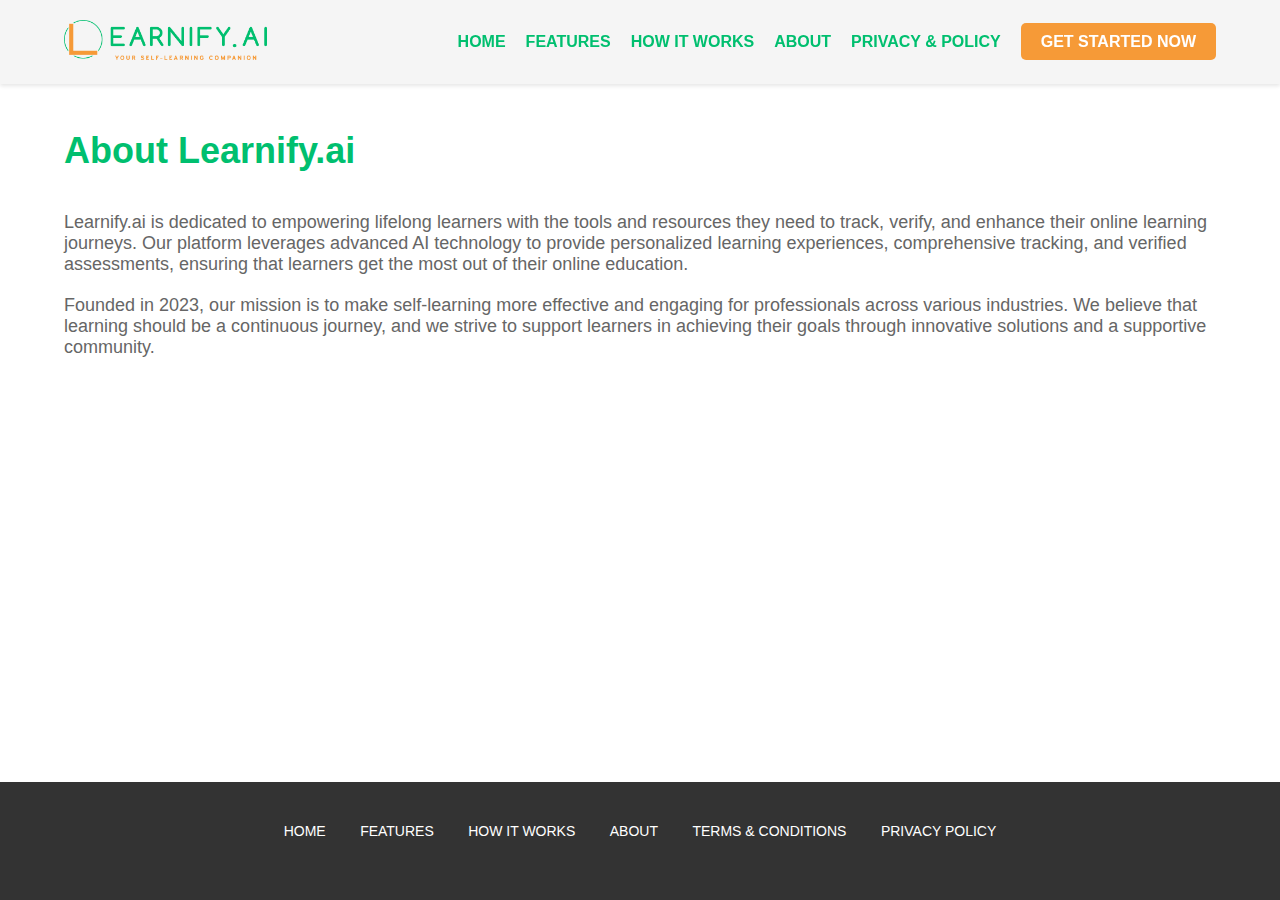
<file: about.html>
<!DOCTYPE html>
<html lang="en">

  <head>
    <meta charset="UTF-8" />
    <meta name="viewport" content="width=device-width, initial-scale=1.0" />
    <title>About Us - Learnify.ai</title>
    <link rel="stylesheet" href="styles.css" />
  </head>

  <body>
    <header>
      <div class="container">
        <div class="logo">
          <!-- <img src="./images/L logo.png" alt="Learnify.ai Logo" /> -->
          <img src="./images/Learnify Logo medium.png" alt="Learnify.ai Logo" />
        </div>
        <nav>
          <ul>
            <li><a href="index.html#home">Home</a></li>
            <li><a href="index.html#features">Features</a></li>
            <li><a href="index.html#how-it-works">How It Works</a></li>
            <!-- <li><a href="index.html#pricing">Pricing</a></li> -->
            <li><a href="about.html">About</a></li>
            <!-- <li><a href="ourteam.html">Our Team</a></li> -->
            <!-- <li><a href="index.html#contact">Contact Us</a></li> -->
            <li>
              <a href="privacy-policy.html">Privacy & Policy</a>
            </li>
            <li>
              <a href="https://chromewebstore.google.com/detail/learnify/cacanmkgjmgmpabaobldkdpaiinpadad"
                class="btn-primary">Get Started Now</a>
            </li>
          </ul>
        </nav>
      </div>
    </header>

    <section class="about">
      <div class="container">
        <h2>About Learnify.ai</h2>
        <p>
          Learnify.ai is dedicated to empowering lifelong learners with the
          tools and resources they need to track, verify, and enhance their
          online learning journeys. Our platform leverages advanced AI
          technology to provide personalized learning experiences, comprehensive
          tracking, and verified assessments, ensuring that learners get the
          most out of their online education.
        </p>
        <p>
          Founded in 2023, our mission is to make self-learning more effective
          and engaging for professionals across various industries. We believe
          that learning should be a continuous journey, and we strive to support
          learners in achieving their goals through innovative solutions and a
          supportive community.
        </p>
      </div>
    </section>

    <footer>
      <div class="container">
        <div class="footer-links">
          <a href="index.html#home">Home</a>
          <a href="index.html#features">Features</a>
          <a href="index.html#how-it-works">How It Works</a>
          <!-- <a href="index.html#pricing">Pricing</a> -->
          <a href="about.html">About</a>
          <a href="terms.html">Terms & Conditions</a>
          <a href="privacy.html">Privacy Policy</a>
          <!-- <a href="index.html#contact">Contact</a> -->
        </div>
      </div>
    </footer>
  </body>

</html>
</file>
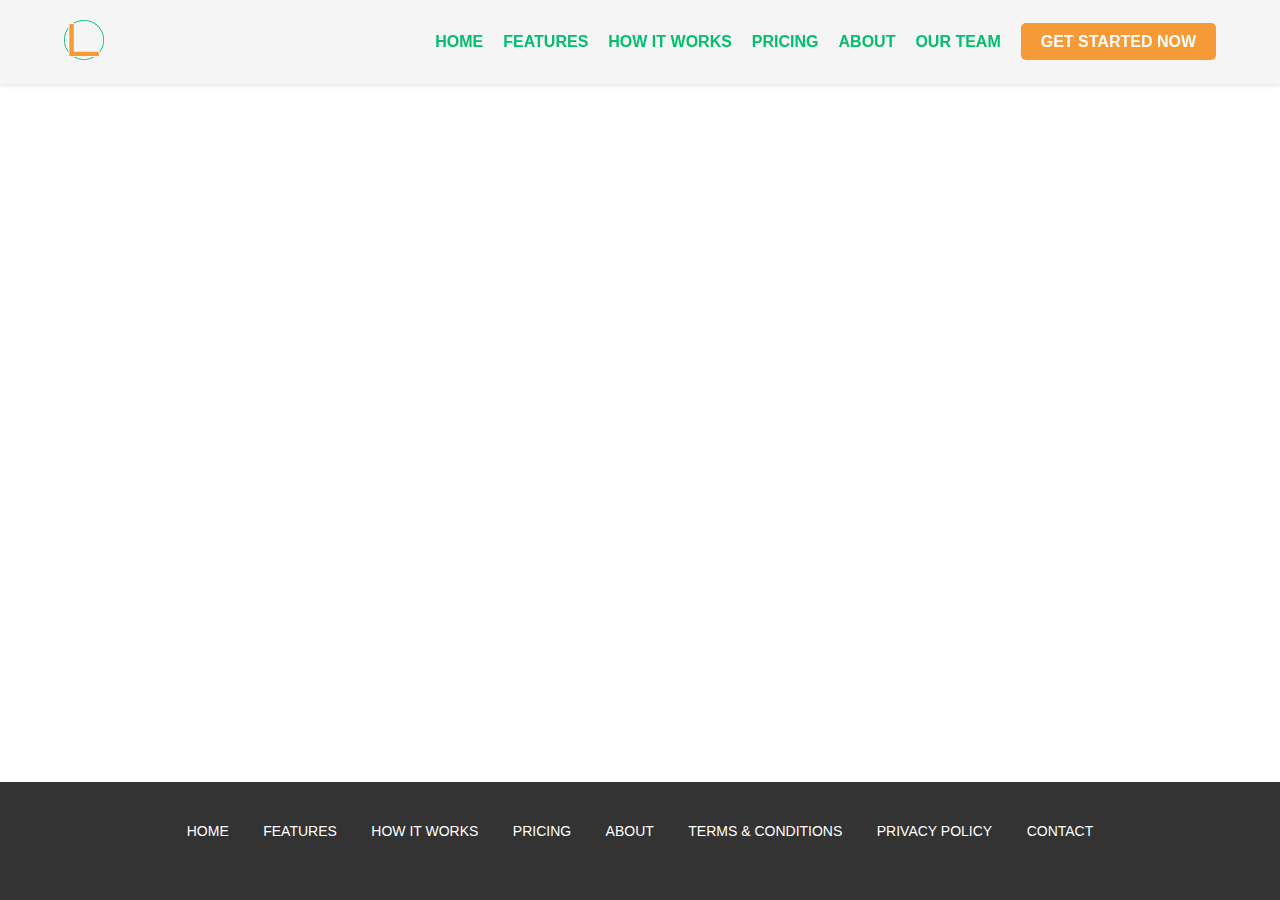
<file: ourteam.html>
<!DOCTYPE html>
<html lang="en">

  <head>
    <meta charset="UTF-8" />
    <meta name="viewport" content="width=device-width, initial-scale=1.0" />
    <title>Our Team - Learnify.ai</title>
    <link rel="stylesheet" href="styles.css" />
  </head>

  <body>
    <header>
      <div class="container">
        <div class="logo">
          <img src="./images/L logo.png" alt="Learnify.ai Logo" />
        </div>
        <nav>
          <ul>
            <li><a href="index.html#home">Home</a></li>
            <li><a href="index.html#features">Features</a></li>
            <li><a href="index.html#how-it-works">How It Works</a></li>
            <li><a href="index.html#pricing">Pricing</a></li>
            <li><a href="about.html">About</a></li>
            <li><a href="ourteam.html">Our Team</a></li>
            <!-- <li><a href="index.html#contact">Contact Us</a></li> -->
            <li>
              <a href="https://chromewebstore.google.com/detail/learnify/cacanmkgjmgmpabaobldkdpaiinpadad"
                class="btn-primary">Get Started Now</a>
            </li>
          </ul>
        </nav>
      </div>
    </header>

    <!-- <section class="ourteam">
      <div class="container">
        <h2>Meet Our Team</h2>
        <div class="team-list">
          <div class="team-member">
            <img src="./images/Ahmad Ayasrah.png" alt="Team Member" />
            <h3>Ahmad Ayasrah</h3>
            <p>CEO</p>
          </div>
          <div class="team-member">
            <img src="./images/Ibrahim Shamma.png" alt="Team Member" />
            <h3>Ibrahim Shamma</h3>
            <p>CTO</p>
          </div>
          <div class="team-member">
            <img src="./images/Mohannad Shoushi.png" alt="Team Member" />
            <h3>Mohannad Shoushi</h3>
            <p>Technical team member</p>
          </div>
          <div class="team-member">
            <img src="./images/Sujod Feras.png" alt="Team Member" />
            <h3>Sujod Feras</h3>
            <p>UI/UX intern</p>
          </div>
        </div>
      </div>
    </section> -->

    <footer>
      <div class="container">
        <div class="footer-links">
          <a href="index.html#home">Home</a>
          <a href="index.html#features">Features</a>
          <a href="index.html#how-it-works">How It Works</a>
          <a href="index.html#pricing">Pricing</a>
          <a href="about.html">About</a>
          <a href="terms.html">Terms & Conditions</a>
          <a href="privacy.html">Privacy Policy</a>
          <a href="index.html#contact">Contact</a>
        </div>
      </div>
    </footer>
  </body>

</html>
</file>
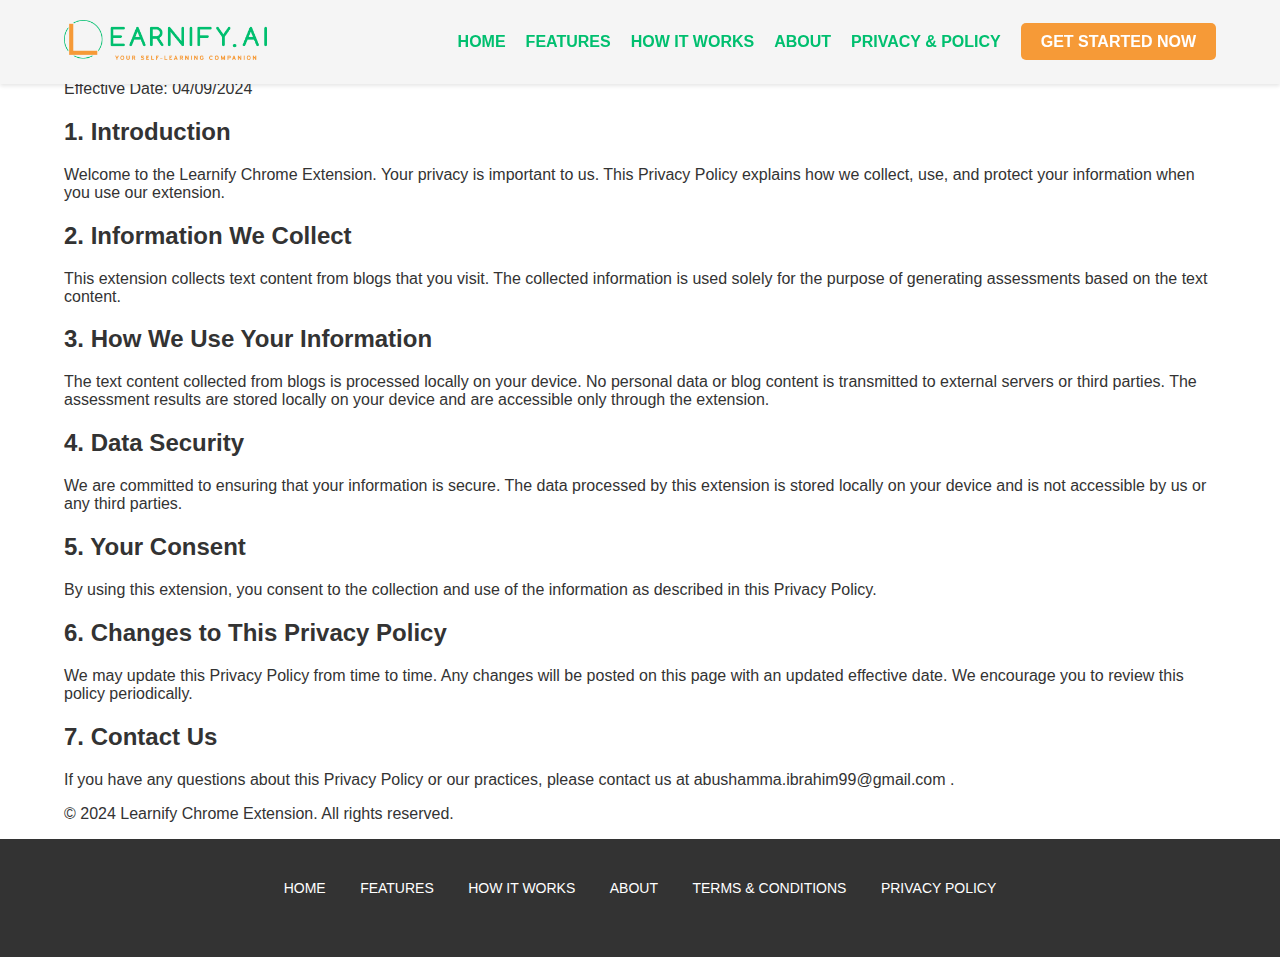
<file: privacy-policy.html>
<!DOCTYPE html>
<html lang="en">

  <head>
    <meta charset="UTF-8" />
    <meta name="viewport" content="width=device-width, initial-scale=1.0" />
    <title>About Us - Learnify.ai</title>
    <link rel="stylesheet" href="styles.css" />
  </head>

  <body>
    <header>
      <div class="container">
        <div class="logo">
          <!-- <img src="./images/L logo.png" alt="Learnify.ai Logo" /> -->
          <img src="./images/Learnify Logo medium.png" alt="Learnify.ai Logo" />
        </div>
        <nav>
          <ul>
            <li><a href="index.html#home">Home</a></li>
            <li><a href="index.html#features">Features</a></li>
            <li><a href="index.html#how-it-works">How It Works</a></li>
            <!-- <li><a href="index.html#pricing">Pricing</a></li> -->
            <li><a href="about.html">About</a></li>
            <li><a href="privacy-policy.html">Privacy & Policy</a></li>
            <!-- <li><a href="ourteam.html">Our Team</a></li> -->
            <!-- <li><a href="index.html#contact">Contact Us</a></li> -->
            <li>
              <a href="https://chromewebstore.google.com/detail/learnify/cacanmkgjmgmpabaobldkdpaiinpadad"
                class="btn-primary">Get Started Now</a>
            </li>
          </ul>
        </nav>
      </div>
    </header>

    <div class="container">
      <h1>Privacy Policy</h1>
      <p>Effective Date: 04/09/2024</p>

      <h2>1. Introduction</h2>
      <p>
        Welcome to the Learnify Chrome Extension. Your privacy is important to
        us. This Privacy Policy explains how we collect, use, and protect your
        information when you use our extension.
      </p>

      <h2>2. Information We Collect</h2>
      <p>
        This extension collects text content from blogs that you visit. The
        collected information is used solely for the purpose of generating
        assessments based on the text content.
      </p>

      <h2>3. How We Use Your Information</h2>
      <p>
        The text content collected from blogs is processed locally on your
        device. No personal data or blog content is transmitted to external
        servers or third parties. The assessment results are stored locally on
        your device and are accessible only through the extension.
      </p>

      <h2>4. Data Security</h2>
      <p>
        We are committed to ensuring that your information is secure. The data
        processed by this extension is stored locally on your device and is not
        accessible by us or any third parties.
      </p>

      <h2>5. Your Consent</h2>
      <p>
        By using this extension, you consent to the collection and use of the
        information as described in this Privacy Policy.
      </p>

      <h2>6. Changes to This Privacy Policy</h2>
      <p>
        We may update this Privacy Policy from time to time. Any changes will be
        posted on this page with an updated effective date. We encourage you to
        review this policy periodically.
      </p>

      <h2>7. Contact Us</h2>
      <p>
        If you have any questions about this Privacy Policy or our practices,
        please contact us at abushamma.ibrahim99@gmail.com .
      </p>

      <div class="footer">
        <p>&copy; 2024 Learnify Chrome Extension. All rights reserved.</p>
      </div>
    </div>

    <footer>
      <div class="container">
        <div class="footer-links">
          <a href="index.html#home">Home</a>
          <a href="index.html#features">Features</a>
          <a href="index.html#how-it-works">How It Works</a>
          <!-- <a href="index.html#pricing">Pricing</a> -->
          <a href="about.html">About</a>
          <a href="terms.html">Terms & Conditions</a>
          <a href="privacy.html">Privacy Policy</a>
          <!-- <a href="index.html#contact">Contact</a> -->
          <!-- <a href="privacy-policy.html">Privacy & Policy</a> -->
        </div>
      </div>
    </footer>
  </body>

</html>
</file>
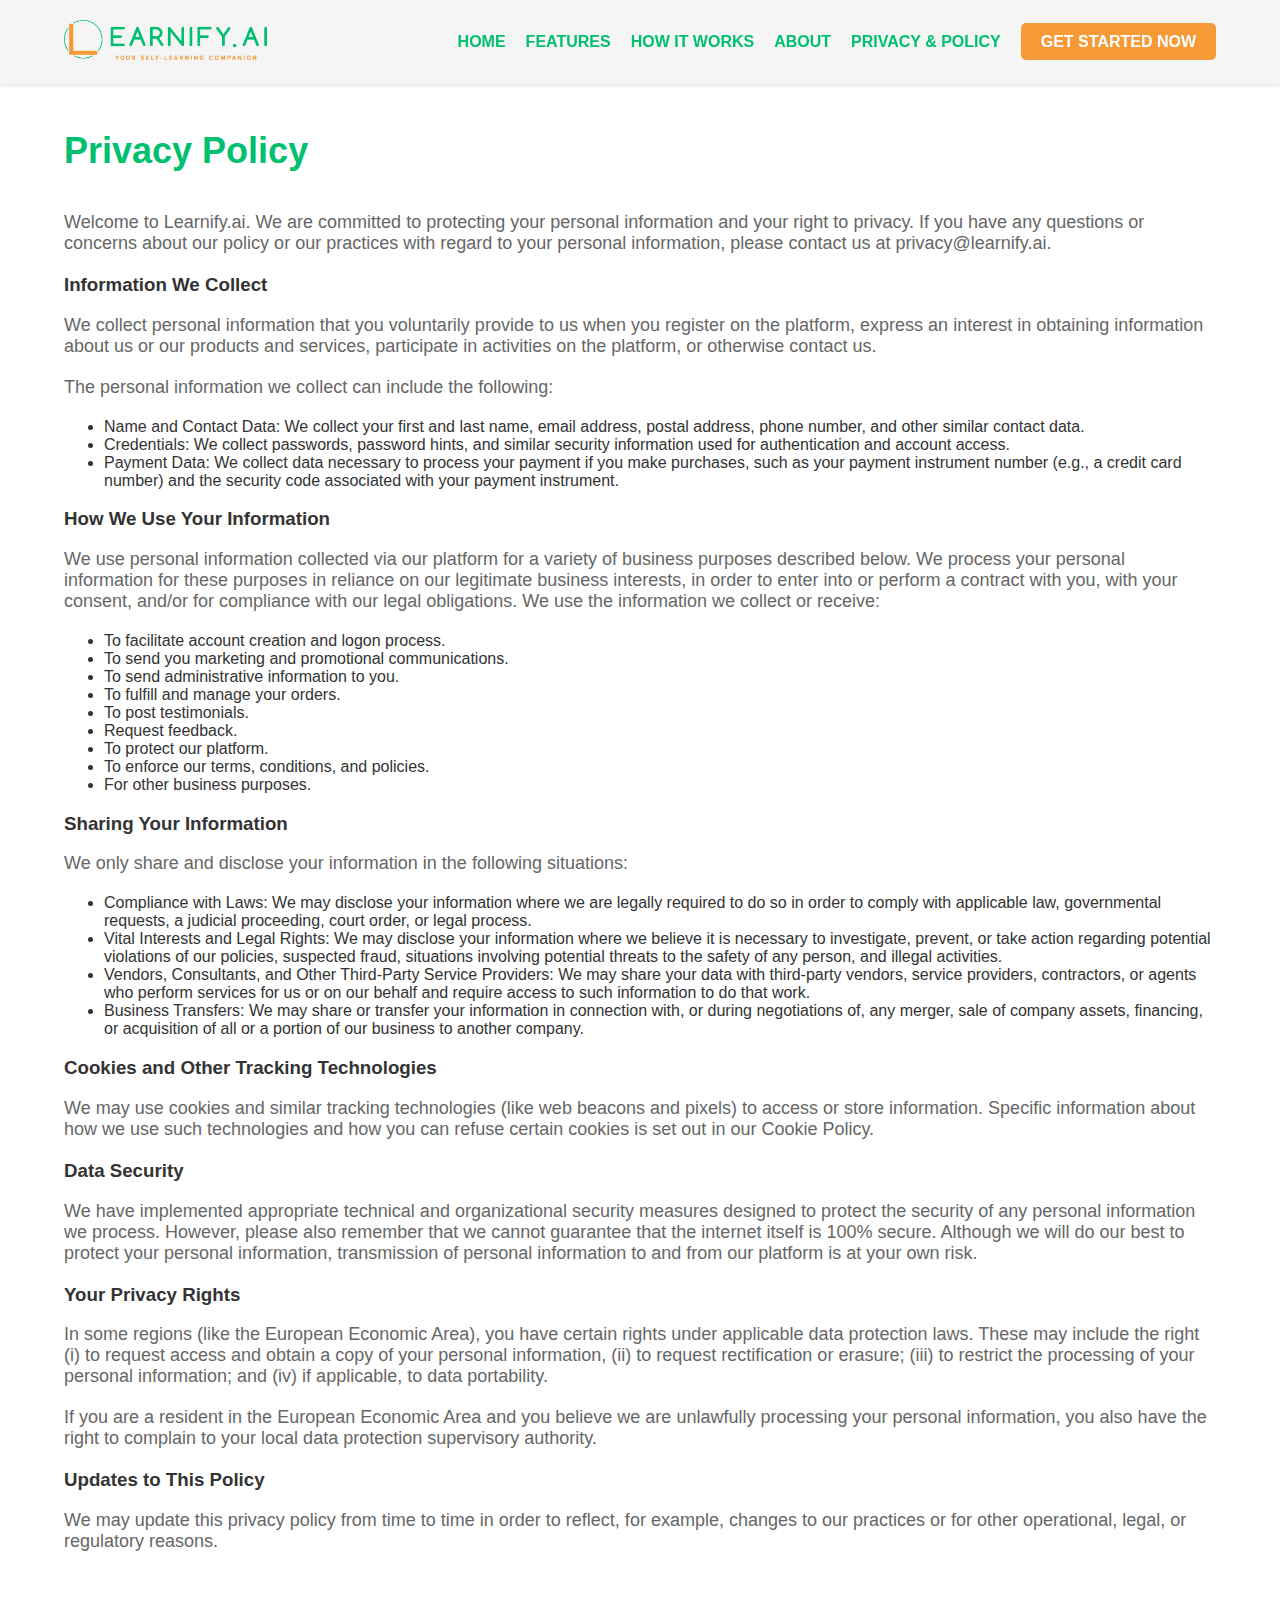
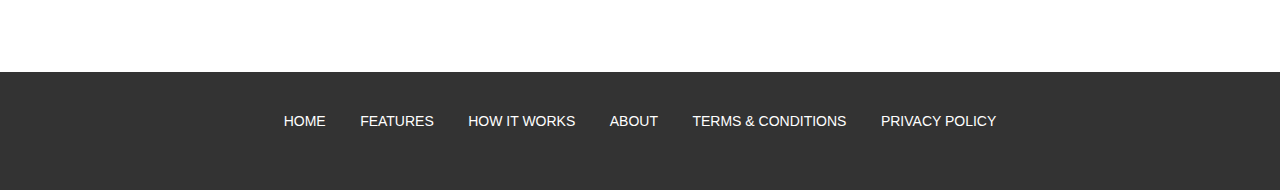
<file: privacy.html>
<!DOCTYPE html>
<html lang="en">

  <head>
    <meta charset="UTF-8" />
    <meta name="viewport" content="width=device-width, initial-scale=1.0" />
    <title>Privacy Policy - Learnify.ai</title>
    <link rel="stylesheet" href="styles.css" />
  </head>

  <body>
    <header>
      <div class="container">
        <div class="logo">
          <!-- <img src="./images/L logo.png" alt="Learnify.ai Logo" /> -->
          <img src="./images/Learnify Logo medium.png" alt="Learnify.ai Logo" />
        </div>
        <nav>
          <ul>
            <li><a href="index.html#home">Home</a></li>
            <li><a href="index.html#features">Features</a></li>
            <li><a href="index.html#how-it-works">How It Works</a></li>
            <!-- <li><a href="index.html#pricing">Pricing</a></li> -->
            <li><a href="about.html">About</a></li>
            <li>
              <a href="privacy-policy.html">Privacy & Policy</a>
            </li>
            <!-- <li><a href="ourteam.html">Our Team</a></li> -->
            <!-- <li><a href="index.html#contact">Contact Us</a></li> -->
            <li>
              <a href="https://chromewebstore.google.com/detail/learnify/cacanmkgjmgmpabaobldkdpaiinpadad"
                class="btn-primary">Get Started Now</a>
            </li>
          </ul>
        </nav>
      </div>
    </header>

    <section class="privacy">
      <div class="container">
        <h2>Privacy Policy</h2>
        <p>
          Welcome to Learnify.ai. We are committed to protecting your personal
          information and your right to privacy. If you have any questions or
          concerns about our policy or our practices with regard to your
          personal information, please contact us at privacy@learnify.ai.
        </p>

        <h3>Information We Collect</h3>
        <p>
          We collect personal information that you voluntarily provide to us
          when you register on the platform, express an interest in obtaining
          information about us or our products and services, participate in
          activities on the platform, or otherwise contact us.
        </p>
        <p>The personal information we collect can include the following:</p>
        <ul>
          <li>
            Name and Contact Data: We collect your first and last name, email
            address, postal address, phone number, and other similar contact
            data.
          </li>
          <li>
            Credentials: We collect passwords, password hints, and similar
            security information used for authentication and account access.
          </li>
          <li>
            Payment Data: We collect data necessary to process your payment if
            you make purchases, such as your payment instrument number (e.g., a
            credit card number) and the security code associated with your
            payment instrument.
          </li>
        </ul>

        <h3>How We Use Your Information</h3>
        <p>
          We use personal information collected via our platform for a variety
          of business purposes described below. We process your personal
          information for these purposes in reliance on our legitimate business
          interests, in order to enter into or perform a contract with you, with
          your consent, and/or for compliance with our legal obligations. We use
          the information we collect or receive:
        </p>
        <ul>
          <li>To facilitate account creation and logon process.</li>
          <li>To send you marketing and promotional communications.</li>
          <li>To send administrative information to you.</li>
          <li>To fulfill and manage your orders.</li>
          <li>To post testimonials.</li>
          <li>Request feedback.</li>
          <li>To protect our platform.</li>
          <li>To enforce our terms, conditions, and policies.</li>
          <li>For other business purposes.</li>
        </ul>

        <h3>Sharing Your Information</h3>
        <p>
          We only share and disclose your information in the following
          situations:
        </p>
        <ul>
          <li>
            Compliance with Laws: We may disclose your information where we are
            legally required to do so in order to comply with applicable law,
            governmental requests, a judicial proceeding, court order, or legal
            process.
          </li>
          <li>
            Vital Interests and Legal Rights: We may disclose your information
            where we believe it is necessary to investigate, prevent, or take
            action regarding potential violations of our policies, suspected
            fraud, situations involving potential threats to the safety of any
            person, and illegal activities.
          </li>
          <li>
            Vendors, Consultants, and Other Third-Party Service Providers: We
            may share your data with third-party vendors, service providers,
            contractors, or agents who perform services for us or on our behalf
            and require access to such information to do that work.
          </li>
          <li>
            Business Transfers: We may share or transfer your information in
            connection with, or during negotiations of, any merger, sale of
            company assets, financing, or acquisition of all or a portion of our
            business to another company.
          </li>
        </ul>

        <h3>Cookies and Other Tracking Technologies</h3>
        <p>
          We may use cookies and similar tracking technologies (like web beacons
          and pixels) to access or store information. Specific information about
          how we use such technologies and how you can refuse certain cookies is
          set out in our Cookie Policy.
        </p>

        <h3>Data Security</h3>
        <p>
          We have implemented appropriate technical and organizational security
          measures designed to protect the security of any personal information
          we process. However, please also remember that we cannot guarantee
          that the internet itself is 100% secure. Although we will do our best
          to protect your personal information, transmission of personal
          information to and from our platform is at your own risk.
        </p>

        <h3>Your Privacy Rights</h3>
        <p>
          In some regions (like the European Economic Area), you have certain
          rights under applicable data protection laws. These may include the
          right (i) to request access and obtain a copy of your personal
          information, (ii) to request rectification or erasure; (iii) to
          restrict the processing of your personal information; and (iv) if
          applicable, to data portability.
        </p>
        <p>
          If you are a resident in the European Economic Area and you believe we
          are unlawfully processing your personal information, you also have the
          right to complain to your local data protection supervisory authority.
        </p>

        <h3>Updates to This Policy</h3>
        <p>
          We may update this privacy policy from time to time in order to
          reflect, for example, changes to our practices or for other
          operational, legal, or regulatory reasons.
        </p>

        <!-- <h3>Contact Us</h3>
        <p>
          If you have questions or comments about this policy, you may email us
          at privacy@learnify.ai or by post to:
        </p>
        <p>
          Learnify.ai<br />[Company Address]<br />[City, State, Zip Code]<br />[Country]
        </p> -->
      </div>
    </section>

    <footer>
      <div class="container">
        <div class="footer-links">
          <a href="index.html#home">Home</a>
          <a href="index.html#features">Features</a>
          <a href="index.html#how-it-works">How It Works</a>
          <!-- <a href="index.html#pricing">Pricing</a> -->
          <a href="about.html">About</a>
          <a href="terms.html">Terms & Conditions</a>
          <a href="privacy.html">Privacy Policy</a>
          <!-- <a href="index.html#contact">Contact</a> -->
        </div>
      </div>
    </footer>
  </body>

</html>
</file>
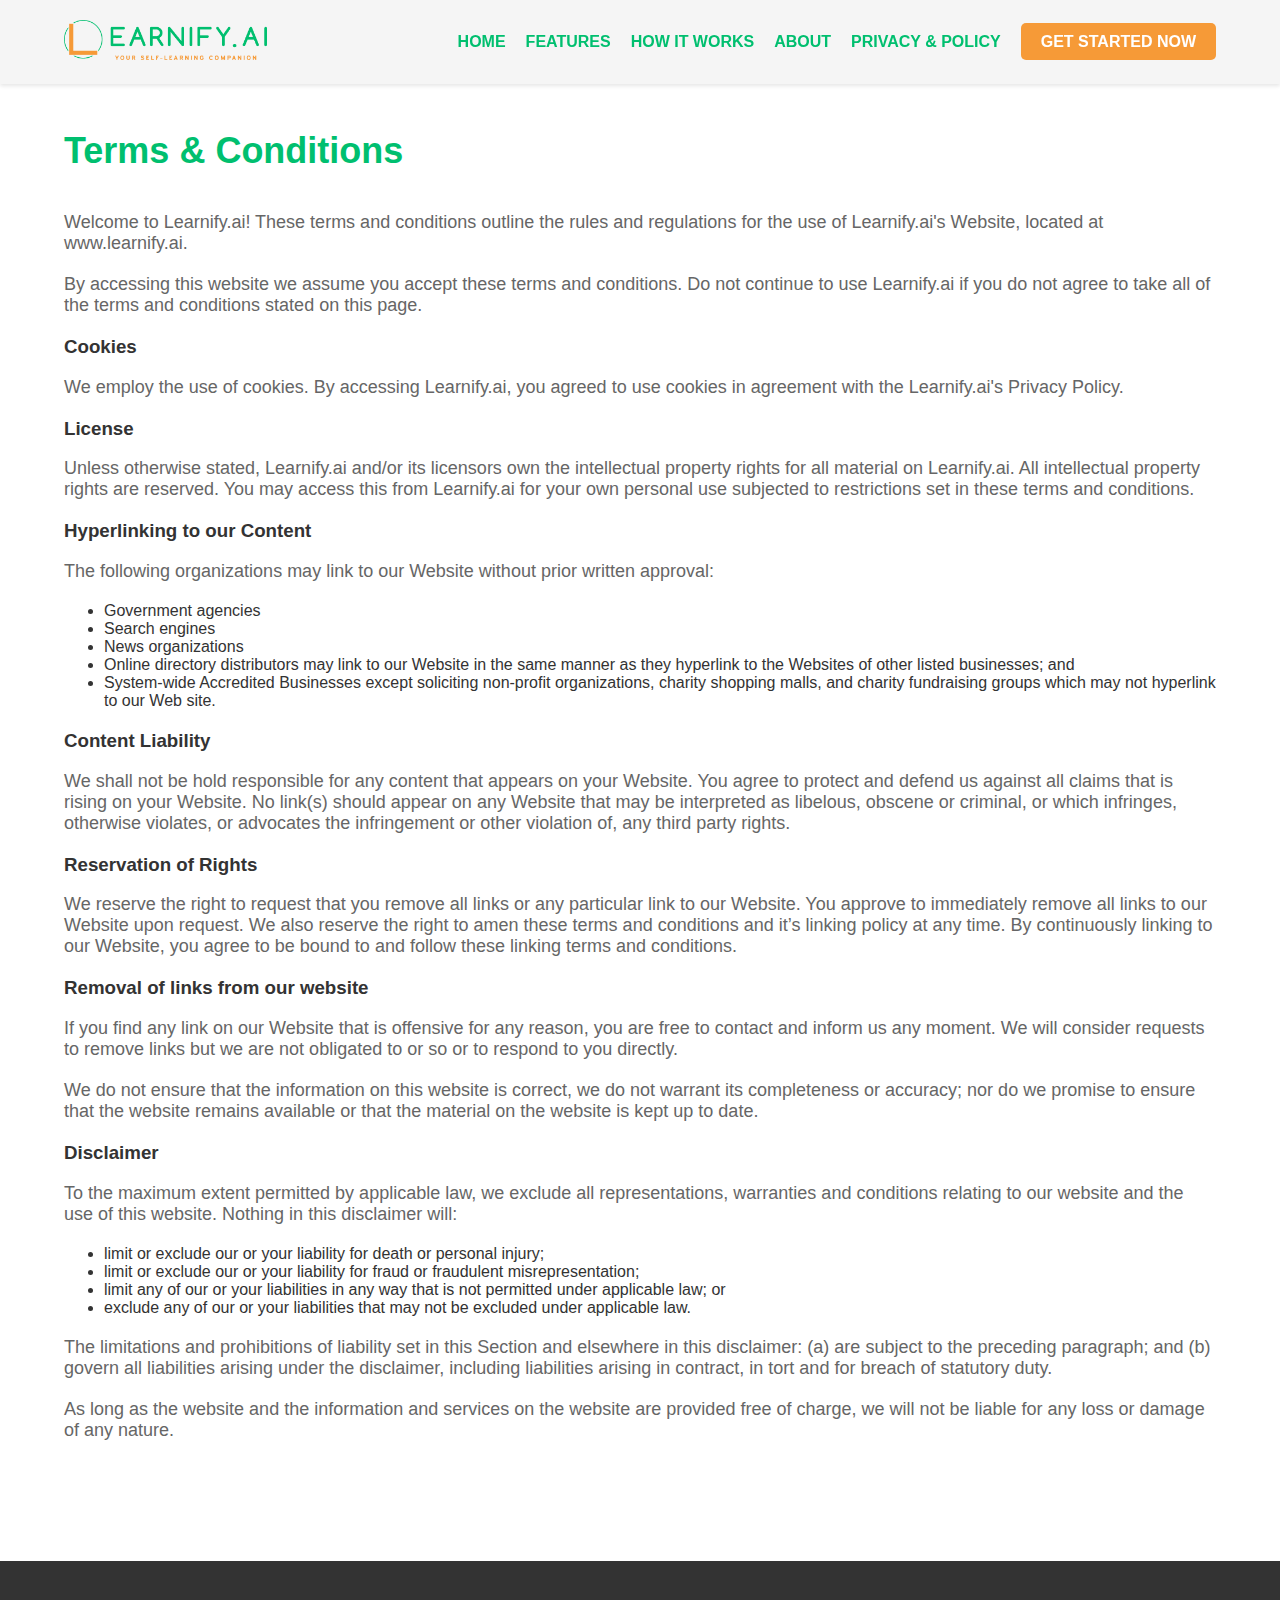
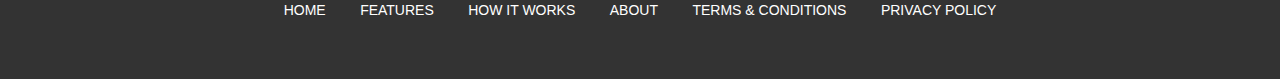
<file: terms.html>
<!DOCTYPE html>
<html lang="en">

    <head>
        <meta charset="UTF-8">
        <meta name="viewport" content="width=device-width, initial-scale=1.0">
        <title>Terms & Conditions - Learnify.ai</title>
        <link rel="stylesheet" href="styles.css">
    </head>

    <body>
        <header>
            <div class="container">
                <div class="logo">
                    <!-- <img src="./images/L logo.png" alt="Learnify.ai Logo"> -->
                    <img src="./images/Learnify Logo medium.png" alt="Learnify.ai Logo">
                </div>
                <nav>
                    <ul>
                        <li><a href="index.html#home">Home</a></li>
                        <li><a href="index.html#features">Features</a></li>
                        <li><a href="index.html#how-it-works">How It Works</a></li>
                        <!-- <li><a href="index.html#pricing">Pricing</a></li> -->
                        <li><a href="about.html">About</a></li>
                        <!-- <li><a href="ourteam.html">Our Team</a></li> -->
                        <!-- <li><a href="index.html#contact">Contact Us</a></li> -->
                        <li><a href="privacy-policy.html">Privacy & Policy</a></li>
                        <li><a href="https://chromewebstore.google.com/detail/learnify/cacanmkgjmgmpabaobldkdpaiinpadad"
                                class="btn-primary">Get Started Now</a></li>
                    </ul>
                </nav>
            </div>
        </header>

        <section class="terms">
            <div class="container">
                <h2>Terms & Conditions</h2>
                <p>
                    Welcome to Learnify.ai! These terms and conditions outline the rules and regulations for the use of
                    Learnify.ai's Website, located at www.learnify.ai.
                </p>
                <p>
                    By accessing this website we assume you accept these terms and conditions. Do not continue to use
                    Learnify.ai if you do not agree to take all of the terms and conditions stated on this page.
                </p>
                <h3>Cookies</h3>
                <p>
                    We employ the use of cookies. By accessing Learnify.ai, you agreed to use cookies in agreement with
                    the Learnify.ai's Privacy Policy.
                </p>
                <h3>License</h3>
                <p>
                    Unless otherwise stated, Learnify.ai and/or its licensors own the intellectual property rights for
                    all material on Learnify.ai. All intellectual property rights are reserved. You may access this from
                    Learnify.ai for your own personal use subjected to restrictions set in these terms and conditions.
                </p>
                <h3>Hyperlinking to our Content</h3>
                <p>
                    The following organizations may link to our Website without prior written approval:
                <ul>
                    <li>Government agencies</li>
                    <li>Search engines</li>
                    <li>News organizations</li>
                    <li>Online directory distributors may link to our Website in the same manner as they hyperlink to
                        the Websites of other listed businesses; and</li>
                    <li>System-wide Accredited Businesses except soliciting non-profit organizations, charity shopping
                        malls, and charity fundraising groups which may not hyperlink to our Web site.</li>
                </ul>
                </p>
                <h3>Content Liability</h3>
                <p>
                    We shall not be hold responsible for any content that appears on your Website. You agree to protect
                    and defend us against all claims that is rising on your Website. No link(s) should appear on any
                    Website that may be interpreted as libelous, obscene or criminal, or which infringes, otherwise
                    violates, or advocates the infringement or other violation of, any third party rights.
                </p>
                <h3>Reservation of Rights</h3>
                <p>
                    We reserve the right to request that you remove all links or any particular link to our Website. You
                    approve to immediately remove all links to our Website upon request. We also reserve the right to
                    amen these terms and conditions and it’s linking policy at any time. By continuously linking to our
                    Website, you agree to be bound to and follow these linking terms and conditions.
                </p>
                <h3>Removal of links from our website</h3>
                <p>
                    If you find any link on our Website that is offensive for any reason, you are free to contact and
                    inform us any moment. We will consider requests to remove links but we are not obligated to or so or
                    to respond to you directly.
                </p>
                <p>
                    We do not ensure that the information on this website is correct, we do not warrant its completeness
                    or accuracy; nor do we promise to ensure that the website remains available or that the material on
                    the website is kept up to date.
                </p>
                <h3>Disclaimer</h3>
                <p>
                    To the maximum extent permitted by applicable law, we exclude all representations, warranties and
                    conditions relating to our website and the use of this website. Nothing in this disclaimer will:
                <ul>
                    <li>limit or exclude our or your liability for death or personal injury;</li>
                    <li>limit or exclude our or your liability for fraud or fraudulent misrepresentation;</li>
                    <li>limit any of our or your liabilities in any way that is not permitted under applicable law; or
                    </li>
                    <li>exclude any of our or your liabilities that may not be excluded under applicable law.</li>
                </ul>
                </p>
                <p>
                    The limitations and prohibitions of liability set in this Section and elsewhere in this disclaimer:
                    (a) are subject to the preceding paragraph; and (b) govern all liabilities arising under the
                    disclaimer, including liabilities arising in contract, in tort and for breach of statutory duty.
                </p>
                <p>
                    As long as the website and the information and services on the website are provided free of charge,
                    we will not be liable for any loss or damage of any nature.
                </p>
            </div>
        </section>

        <footer>
            <div class="container">
                <div class="footer-links">
                    <a href="index.html#home">Home</a>
                    <a href="index.html#features">Features</a>
                    <a href="index.html#how-it-works">How It Works</a>
                    <!-- <a href="index.html#pricing">Pricing</a> -->
                    <a href="about.html">About</a>
                    <a href="terms.html">Terms & Conditions</a>
                    <a href="privacy.html">Privacy Policy</a>
                    <!-- <a href="index.html#contact">Contact</a> -->
                </div>
            </div>
        </footer>
    </body>

</html>
</file>
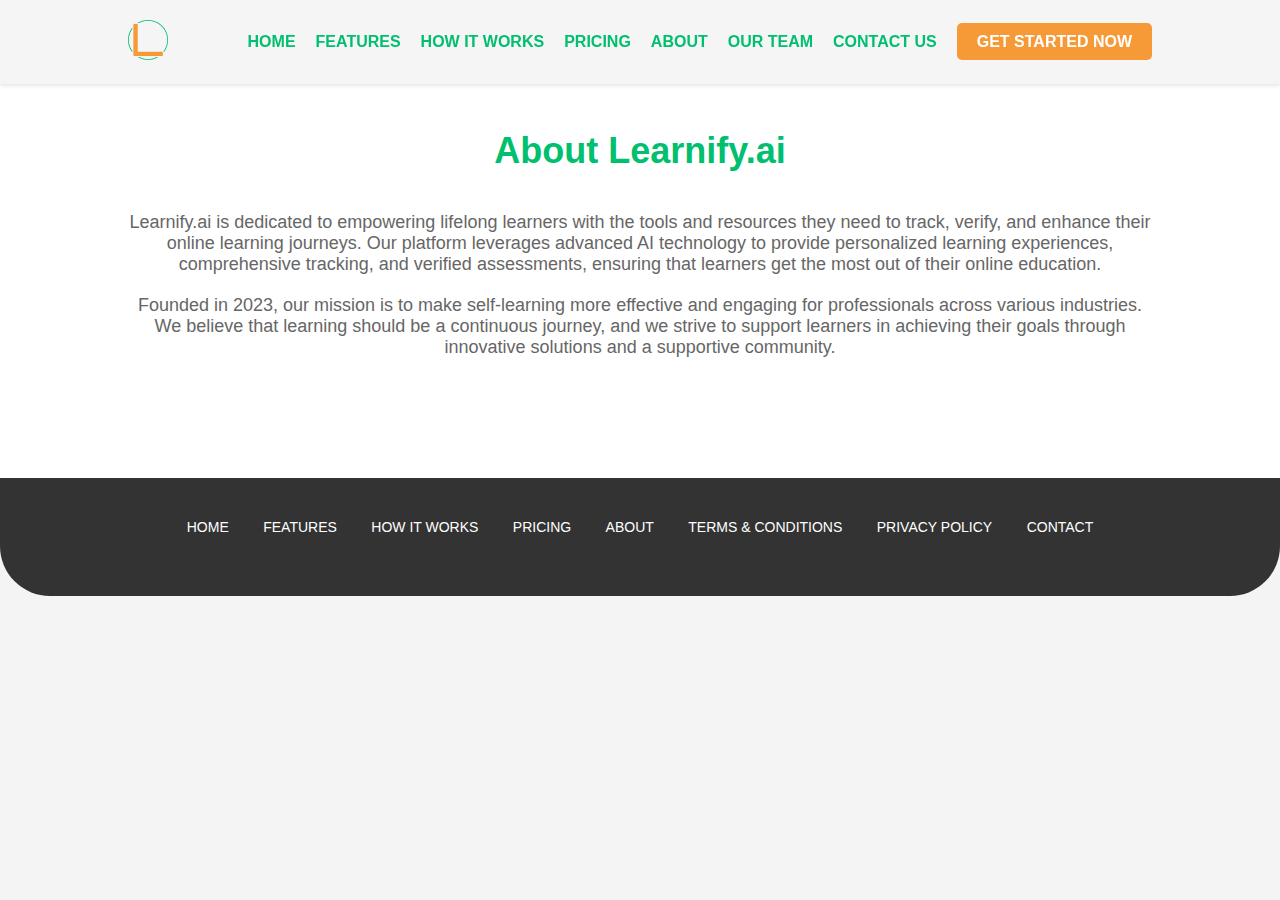
<file: LearinfyLandingPage/about.html>
<!DOCTYPE html>
<html lang="en">
  <head>
    <meta charset="UTF-8" />
    <meta name="viewport" content="width=device-width, initial-scale=1.0" />
    <title>About Us - Learnify.ai</title>
    <link rel="stylesheet" href="styles.css" />
  </head>
  <body>
    <header>
      <div class="container">
        <div class="logo">
          <img src="./images/L logo.png" alt="Learnify.ai Logo" />
        </div>
        <nav>
          <ul>
            <li><a href="index.html#home">Home</a></li>
            <li><a href="index.html#features">Features</a></li>
            <li><a href="index.html#how-it-works">How It Works</a></li>
            <li><a href="index.html#pricing">Pricing</a></li>
            <li><a href="about.html">About</a></li>
            <li><a href="ourteam.html">Our Team</a></li>
            <li><a href="index.html#contact">Contact Us</a></li>
            <li>
              <a href="https://chrome.google.com/webstore" class="btn-primary"
                >Get Started Now</a
              >
            </li>
          </ul>
        </nav>
      </div>
    </header>

    <section class="about">
      <div class="container">
        <h2>About Learnify.ai</h2>
        <p>
          Learnify.ai is dedicated to empowering lifelong learners with the
          tools and resources they need to track, verify, and enhance their
          online learning journeys. Our platform leverages advanced AI
          technology to provide personalized learning experiences, comprehensive
          tracking, and verified assessments, ensuring that learners get the
          most out of their online education.
        </p>
        <p>
          Founded in 2023, our mission is to make self-learning more effective
          and engaging for professionals across various industries. We believe
          that learning should be a continuous journey, and we strive to support
          learners in achieving their goals through innovative solutions and a
          supportive community.
        </p>
      </div>
    </section>

    <footer>
      <div class="container">
        <div class="footer-links">
          <a href="index.html#home">Home</a>
          <a href="index.html#features">Features</a>
          <a href="index.html#how-it-works">How It Works</a>
          <a href="index.html#pricing">Pricing</a>
          <a href="about.html">About</a>
          <a href="terms.html">Terms & Conditions</a>
          <a href="privacy.html">Privacy Policy</a>
          <a href="index.html#contact">Contact</a>
        </div>
      </div>
    </footer>
  </body>
</html>
</file>
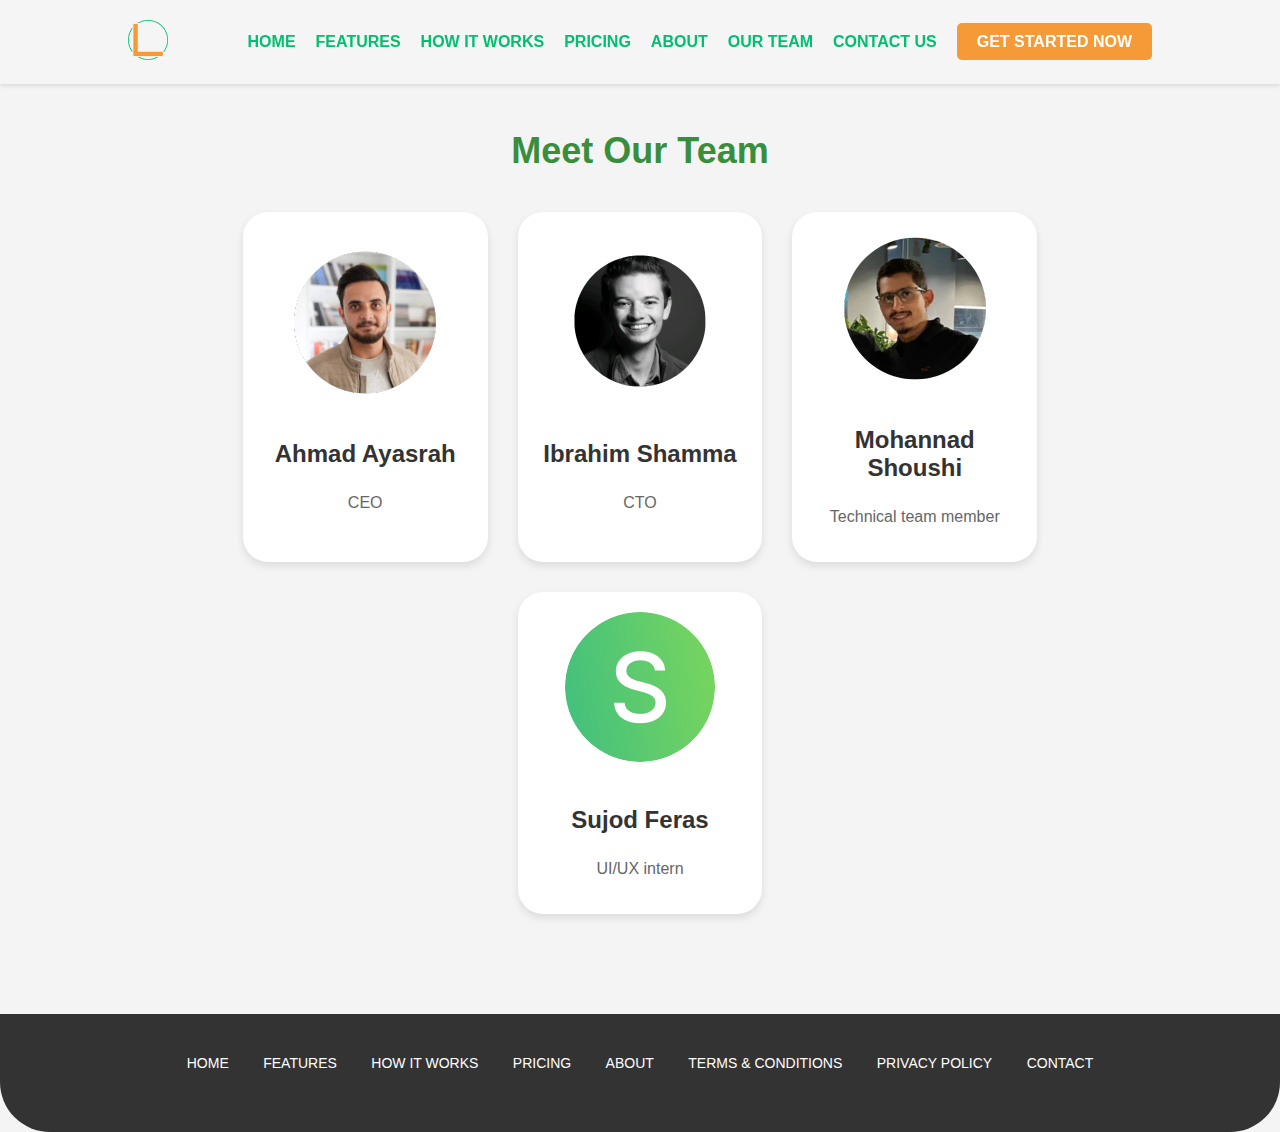
<file: LearinfyLandingPage/ourteam.html>
<!DOCTYPE html>
<html lang="en">
  <head>
    <meta charset="UTF-8" />
    <meta name="viewport" content="width=device-width, initial-scale=1.0" />
    <title>Our Team - Learnify.ai</title>
    <link rel="stylesheet" href="styles.css" />
  </head>
  <body>
    <header>
      <div class="container">
        <div class="logo">
          <img src="./images/L logo.png" alt="Learnify.ai Logo" />
        </div>
        <nav>
          <ul>
            <li><a href="index.html#home">Home</a></li>
            <li><a href="index.html#features">Features</a></li>
            <li><a href="index.html#how-it-works">How It Works</a></li>
            <li><a href="index.html#pricing">Pricing</a></li>
            <li><a href="about.html">About</a></li>
            <li><a href="ourteam.html">Our Team</a></li>
            <li><a href="index.html#contact">Contact Us</a></li>
            <li>
              <a href="https://chrome.google.com/webstore" class="btn-primary"
                >Get Started Now</a
              >
            </li>
          </ul>
        </nav>
      </div>
    </header>

    <section class="ourteam">
      <div class="container">
        <h2>Meet Our Team</h2>
        <div class="team-list">
          <div class="team-member">
            <img src="./images/Ahmad Ayasrah.png" alt="Team Member" />
            <h3>Ahmad Ayasrah</h3>
            <p>CEO</p>
          </div>
          <div class="team-member">
            <img src="./images/Ibrahim Shamma.png" alt="Team Member" />
            <h3>Ibrahim Shamma</h3>
            <p>CTO</p>
          </div>
          <div class="team-member">
            <img src="./images/Mohannad Shoushi.png" alt="Team Member" />
            <h3>Mohannad Shoushi</h3>
            <p>Technical team member</p>
          </div>
          <div class="team-member">
            <img src="./images/Sujod Feras.png" alt="Team Member" />
            <h3>Sujod Feras</h3>
            <p>UI/UX intern</p>
          </div>
        </div>
      </div>
    </section>

    <footer>
      <div class="container">
        <div class="footer-links">
          <a href="index.html#home">Home</a>
          <a href="index.html#features">Features</a>
          <a href="index.html#how-it-works">How It Works</a>
          <a href="index.html#pricing">Pricing</a>
          <a href="about.html">About</a>
          <a href="terms.html">Terms & Conditions</a>
          <a href="privacy.html">Privacy Policy</a>
          <a href="index.html#contact">Contact</a>
        </div>
      </div>
    </footer>
  </body>
</html>
</file>
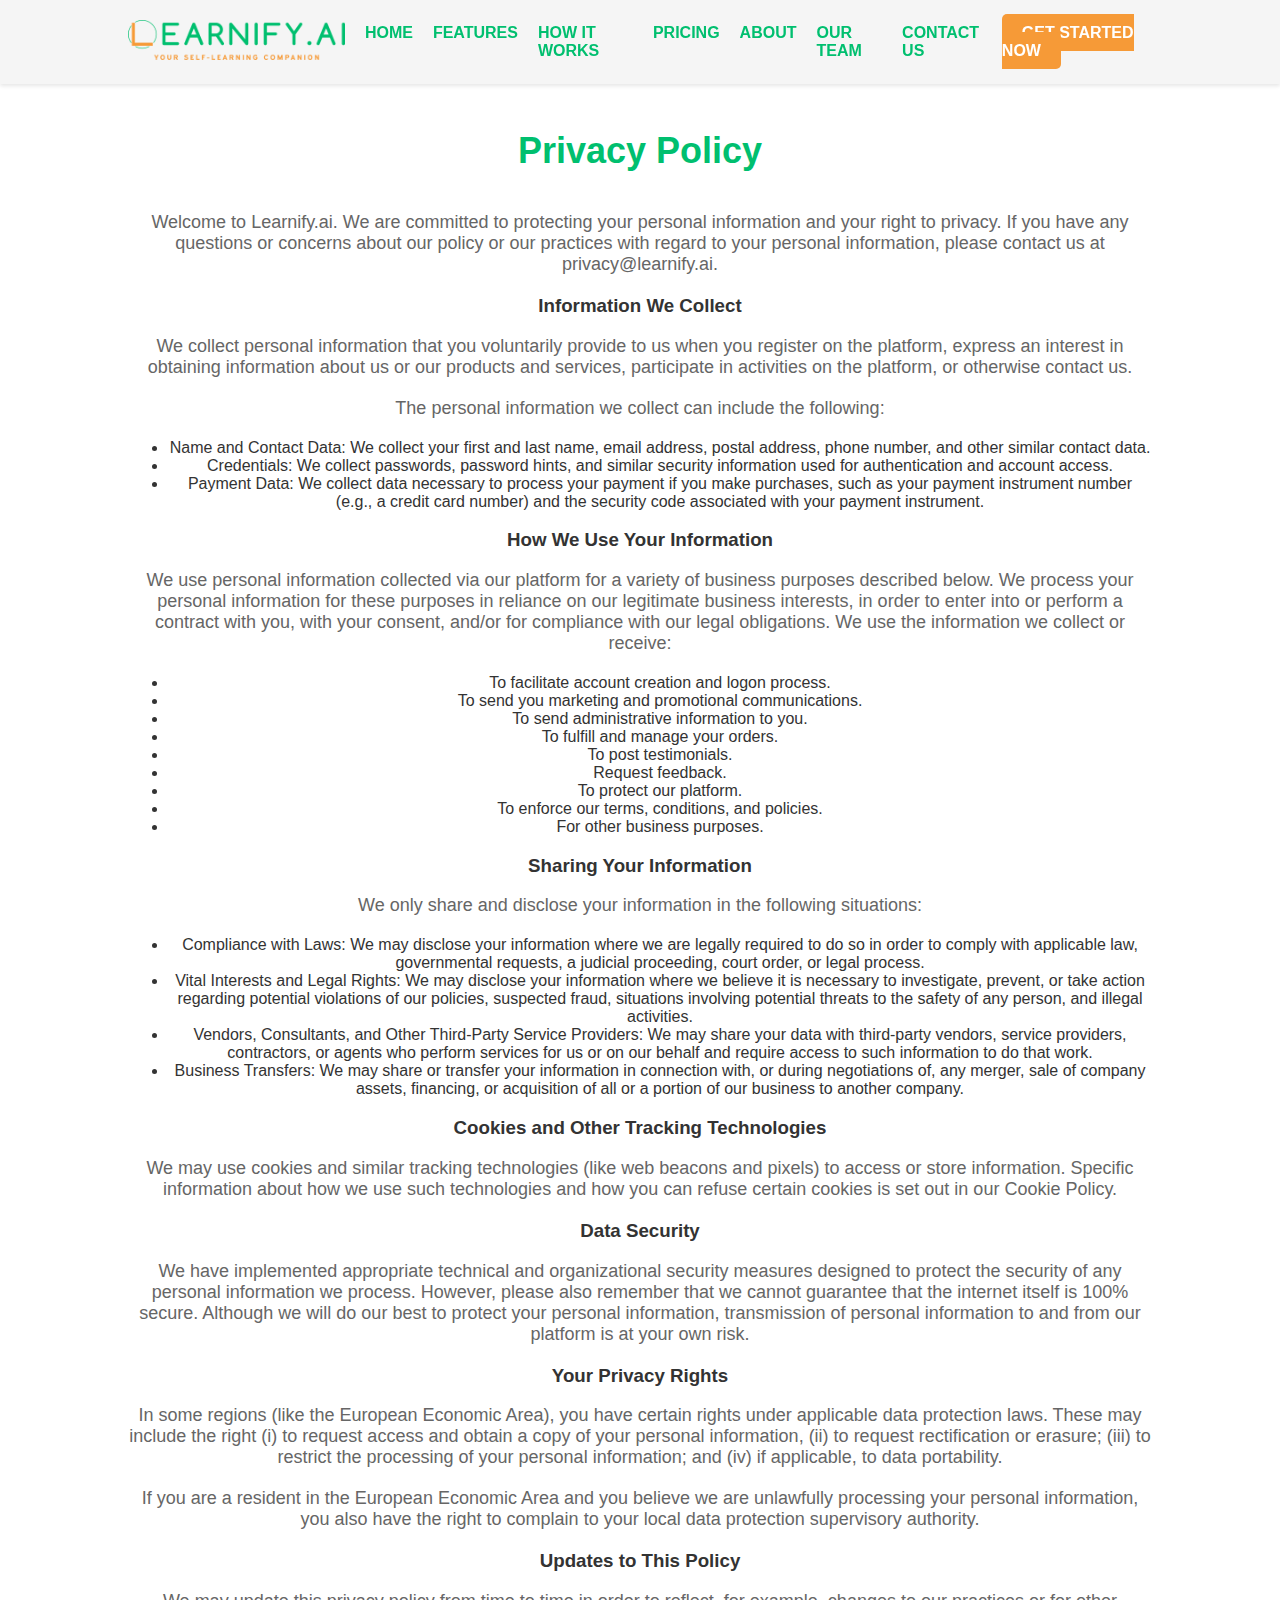
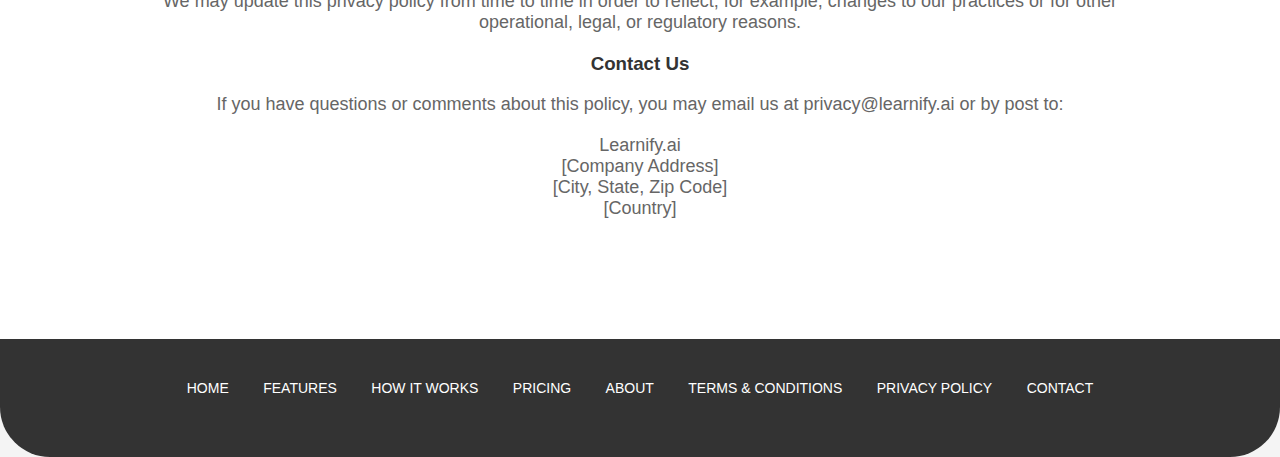
<file: LearinfyLandingPage/privacy.html>
<!DOCTYPE html>
<html lang="en">
  <head>
    <meta charset="UTF-8" />
    <meta name="viewport" content="width=device-width, initial-scale=1.0" />
    <title>Privacy Policy - Learnify.ai</title>
    <link rel="stylesheet" href="styles.css" />
  </head>
  <body>
    <header>
      <div class="container">
        <div class="logo">
          <img src="./images/Learnify Logo.png" alt="Learnify.ai Logo" />
        </div>
        <nav>
          <ul>
            <li><a href="index.html#home">Home</a></li>
            <li><a href="index.html#features">Features</a></li>
            <li><a href="index.html#how-it-works">How It Works</a></li>
            <li><a href="index.html#pricing">Pricing</a></li>
            <li><a href="about.html">About</a></li>
            <li><a href="ourteam.html">Our Team</a></li>
            <li><a href="index.html#contact">Contact Us</a></li>
            <li>
              <a href="https://chrome.google.com/webstore" class="btn-primary"
                >Get Started Now</a
              >
            </li>
          </ul>
        </nav>
      </div>
    </header>

    <section class="privacy">
      <div class="container">
        <h2>Privacy Policy</h2>
        <p>
          Welcome to Learnify.ai. We are committed to protecting your personal
          information and your right to privacy. If you have any questions or
          concerns about our policy or our practices with regard to your
          personal information, please contact us at privacy@learnify.ai.
        </p>

        <h3>Information We Collect</h3>
        <p>
          We collect personal information that you voluntarily provide to us
          when you register on the platform, express an interest in obtaining
          information about us or our products and services, participate in
          activities on the platform, or otherwise contact us.
        </p>
        <p>The personal information we collect can include the following:</p>
        <ul>
          <li>
            Name and Contact Data: We collect your first and last name, email
            address, postal address, phone number, and other similar contact
            data.
          </li>
          <li>
            Credentials: We collect passwords, password hints, and similar
            security information used for authentication and account access.
          </li>
          <li>
            Payment Data: We collect data necessary to process your payment if
            you make purchases, such as your payment instrument number (e.g., a
            credit card number) and the security code associated with your
            payment instrument.
          </li>
        </ul>

        <h3>How We Use Your Information</h3>
        <p>
          We use personal information collected via our platform for a variety
          of business purposes described below. We process your personal
          information for these purposes in reliance on our legitimate business
          interests, in order to enter into or perform a contract with you, with
          your consent, and/or for compliance with our legal obligations. We use
          the information we collect or receive:
        </p>
        <ul>
          <li>To facilitate account creation and logon process.</li>
          <li>To send you marketing and promotional communications.</li>
          <li>To send administrative information to you.</li>
          <li>To fulfill and manage your orders.</li>
          <li>To post testimonials.</li>
          <li>Request feedback.</li>
          <li>To protect our platform.</li>
          <li>To enforce our terms, conditions, and policies.</li>
          <li>For other business purposes.</li>
        </ul>

        <h3>Sharing Your Information</h3>
        <p>
          We only share and disclose your information in the following
          situations:
        </p>
        <ul>
          <li>
            Compliance with Laws: We may disclose your information where we are
            legally required to do so in order to comply with applicable law,
            governmental requests, a judicial proceeding, court order, or legal
            process.
          </li>
          <li>
            Vital Interests and Legal Rights: We may disclose your information
            where we believe it is necessary to investigate, prevent, or take
            action regarding potential violations of our policies, suspected
            fraud, situations involving potential threats to the safety of any
            person, and illegal activities.
          </li>
          <li>
            Vendors, Consultants, and Other Third-Party Service Providers: We
            may share your data with third-party vendors, service providers,
            contractors, or agents who perform services for us or on our behalf
            and require access to such information to do that work.
          </li>
          <li>
            Business Transfers: We may share or transfer your information in
            connection with, or during negotiations of, any merger, sale of
            company assets, financing, or acquisition of all or a portion of our
            business to another company.
          </li>
        </ul>

        <h3>Cookies and Other Tracking Technologies</h3>
        <p>
          We may use cookies and similar tracking technologies (like web beacons
          and pixels) to access or store information. Specific information about
          how we use such technologies and how you can refuse certain cookies is
          set out in our Cookie Policy.
        </p>

        <h3>Data Security</h3>
        <p>
          We have implemented appropriate technical and organizational security
          measures designed to protect the security of any personal information
          we process. However, please also remember that we cannot guarantee
          that the internet itself is 100% secure. Although we will do our best
          to protect your personal information, transmission of personal
          information to and from our platform is at your own risk.
        </p>

        <h3>Your Privacy Rights</h3>
        <p>
          In some regions (like the European Economic Area), you have certain
          rights under applicable data protection laws. These may include the
          right (i) to request access and obtain a copy of your personal
          information, (ii) to request rectification or erasure; (iii) to
          restrict the processing of your personal information; and (iv) if
          applicable, to data portability.
        </p>
        <p>
          If you are a resident in the European Economic Area and you believe we
          are unlawfully processing your personal information, you also have the
          right to complain to your local data protection supervisory authority.
        </p>

        <h3>Updates to This Policy</h3>
        <p>
          We may update this privacy policy from time to time in order to
          reflect, for example, changes to our practices or for other
          operational, legal, or regulatory reasons.
        </p>

        <h3>Contact Us</h3>
        <p>
          If you have questions or comments about this policy, you may email us
          at privacy@learnify.ai or by post to:
        </p>
        <p>
          Learnify.ai<br />[Company Address]<br />[City, State, Zip Code]<br />[Country]
        </p>
      </div>
    </section>

    <footer>
      <div class="container">
        <div class="footer-links">
          <a href="index.html#home">Home</a>
          <a href="index.html#features">Features</a>
          <a href="index.html#how-it-works">How It Works</a>
          <a href="index.html#pricing">Pricing</a>
          <a href="about.html">About</a>
          <a href="terms.html">Terms & Conditions</a>
          <a href="privacy.html">Privacy Policy</a>
          <a href="index.html#contact">Contact</a>
        </div>
      </div>
    </footer>
  </body>
</html>
</file>
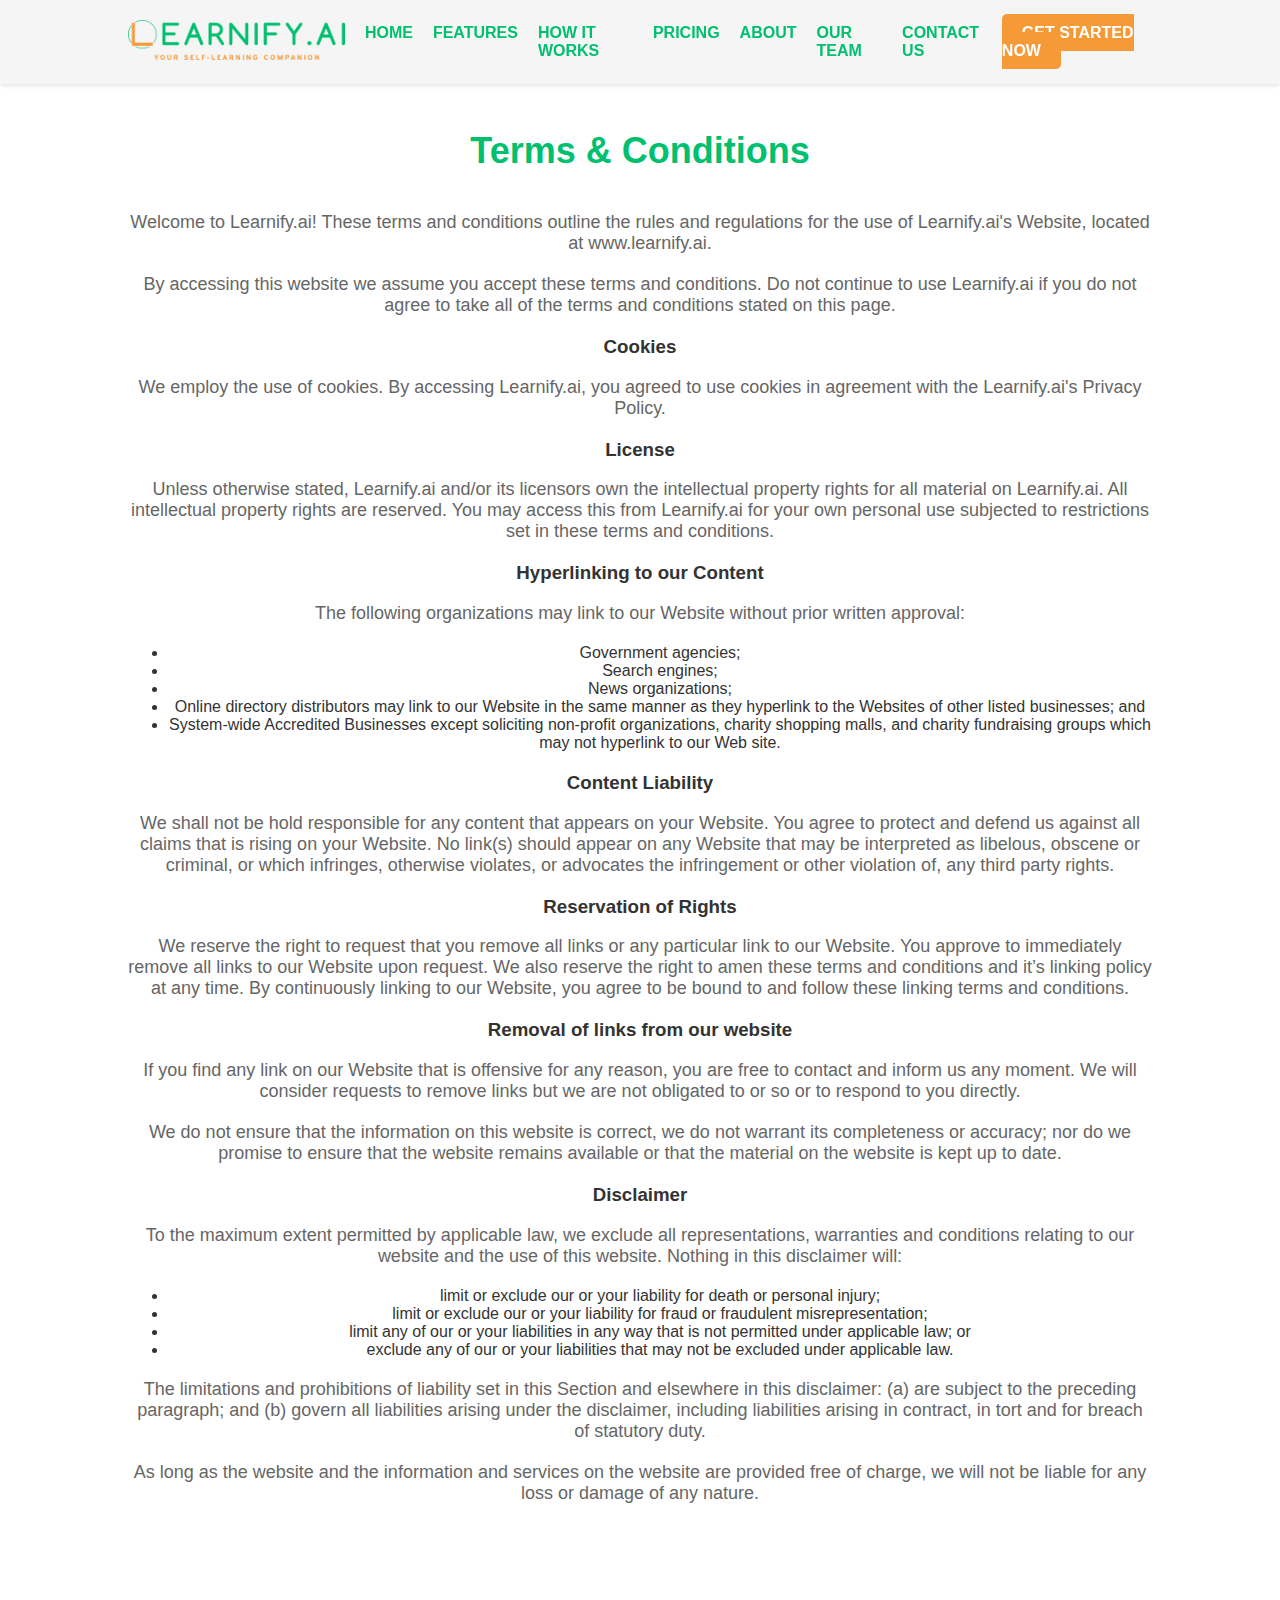
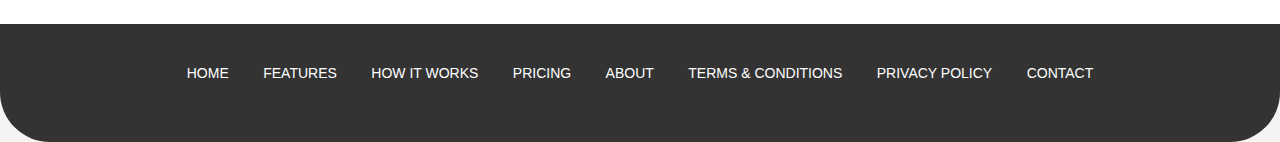
<file: LearinfyLandingPage/terms.html>
<!DOCTYPE html>
<html lang="en">
<head>
    <meta charset="UTF-8">
    <meta name="viewport" content="width=device-width, initial-scale=1.0">
    <title>Terms & Conditions - Learnify.ai</title>
    <link rel="stylesheet" href="styles.css">
</head>
<body>
    <header>
        <div class="container">
            <div class="logo">
                <img src="./images/Learnify Logo.png" alt="Learnify.ai Logo">
            </div>
            <nav>
                <ul>
                    <li><a href="index.html#home">Home</a></li>
                    <li><a href="index.html#features">Features</a></li>
                    <li><a href="index.html#how-it-works">How It Works</a></li>
                    <li><a href="index.html#pricing">Pricing</a></li>
                    <li><a href="about.html">About</a></li>
                    <li><a href="ourteam.html">Our Team</a></li>
                    <li><a href="index.html#contact">Contact Us</a></li>
                    <li><a href="https://chrome.google.com/webstore" class="btn-primary">Get Started Now</a></li>
                </ul>
            </nav>
        </div>
    </header>

    <section class="terms">
        <div class="container">
            <h2>Terms & Conditions</h2>
            <p>
                Welcome to Learnify.ai! These terms and conditions outline the rules and regulations for the use of Learnify.ai's Website, located at www.learnify.ai.
            </p>
            <p>
                By accessing this website we assume you accept these terms and conditions. Do not continue to use Learnify.ai if you do not agree to take all of the terms and conditions stated on this page.
            </p>
            <h3>Cookies</h3>
            <p>
                We employ the use of cookies. By accessing Learnify.ai, you agreed to use cookies in agreement with the Learnify.ai's Privacy Policy.
            </p>
            <h3>License</h3>
            <p>
                Unless otherwise stated, Learnify.ai and/or its licensors own the intellectual property rights for all material on Learnify.ai. All intellectual property rights are reserved. You may access this from Learnify.ai for your own personal use subjected to restrictions set in these terms and conditions.
            </p>
            <h3>Hyperlinking to our Content</h3>
            <p>
                The following organizations may link to our Website without prior written approval:
                <ul>
                    <li>Government agencies;</li>
                    <li>Search engines;</li>
                    <li>News organizations;</li>
                    <li>Online directory distributors may link to our Website in the same manner as they hyperlink to the Websites of other listed businesses; and</li>
                    <li>System-wide Accredited Businesses except soliciting non-profit organizations, charity shopping malls, and charity fundraising groups which may not hyperlink to our Web site.</li>
                </ul>
            </p>
            <h3>Content Liability</h3>
            <p>
                We shall not be hold responsible for any content that appears on your Website. You agree to protect and defend us against all claims that is rising on your Website. No link(s) should appear on any Website that may be interpreted as libelous, obscene or criminal, or which infringes, otherwise violates, or advocates the infringement or other violation of, any third party rights.
            </p>
            <h3>Reservation of Rights</h3>
            <p>
                We reserve the right to request that you remove all links or any particular link to our Website. You approve to immediately remove all links to our Website upon request. We also reserve the right to amen these terms and conditions and it’s linking policy at any time. By continuously linking to our Website, you agree to be bound to and follow these linking terms and conditions.
            </p>
            <h3>Removal of links from our website</h3>
            <p>
                If you find any link on our Website that is offensive for any reason, you are free to contact and inform us any moment. We will consider requests to remove links but we are not obligated to or so or to respond to you directly.
            </p>
            <p>
                We do not ensure that the information on this website is correct, we do not warrant its completeness or accuracy; nor do we promise to ensure that the website remains available or that the material on the website is kept up to date.
            </p>
            <h3>Disclaimer</h3>
            <p>
                To the maximum extent permitted by applicable law, we exclude all representations, warranties and conditions relating to our website and the use of this website. Nothing in this disclaimer will:
                <ul>
                    <li>limit or exclude our or your liability for death or personal injury;</li>
                    <li>limit or exclude our or your liability for fraud or fraudulent misrepresentation;</li>
                    <li>limit any of our or your liabilities in any way that is not permitted under applicable law; or</li>
                    <li>exclude any of our or your liabilities that may not be excluded under applicable law.</li>
                </ul>
            </p>
            <p>
                The limitations and prohibitions of liability set in this Section and elsewhere in this disclaimer: (a) are subject to the preceding paragraph; and (b) govern all liabilities arising under the disclaimer, including liabilities arising in contract, in tort and for breach of statutory duty.
            </p>
            <p>
                As long as the website and the information and services on the website are provided free of charge, we will not be liable for any loss or damage of any nature.
            </p>
        </div>
    </section>

    <footer>
        <div class="container">
            <div class="footer-links">
                <a href="index.html#home">Home</a>
                <a href="index.html#features">Features</a>
                <a href="index.html#how-it-works">How It Works</a>
                <a href="index.html#pricing">Pricing</a>
                <a href="about.html">About</a>
                <a href="terms.html">Terms & Conditions</a>
                <a href="privacy.html">Privacy Policy</a>
                <a href="index.html#contact">Contact</a>
            </div>
        </div>
    </footer>
</body>
</html>
</file>
<file: styles.css>
html {
  scroll-behavior: smooth;
}
body {
  font-family: "Poppins", sans-serif;
  margin: 0;
  padding: 0;
  color: #333;
  background-color: #f4f4f4;
  overflow-x: hidden;
}

.container {
  width: 90%;
  margin: auto;
  /* overflow: hidden; */
}

/* Header */
header {
  background: whitesmoke;
  color: #fff;
  padding: 20px 0;
  box-shadow: 0 2px 4px rgba(0, 0, 0, 0.1);
  position: fixed;
  width: 100%;
  top: 0;
  z-index: 1000;
}

header .container {
  display: flex;
  justify-content: space-between;
  align-items: center;
}

header .logo img {
  height: 40px;
}

header nav ul {
  list-style: none;
  margin: 0;
  padding: 0;
  display: flex;
}

header nav ul li {
  margin-left: 20px;
}

header nav ul li a {
  color: #00bf6f;
  text-decoration: none;
  text-transform: uppercase;
  font-weight: bold;
  transition: color 0.3s ease;
}

header nav ul li a:hover {
  color: #ffa726;
}

.btn-primary {
  background: #f69a37;
  color: #fff;
  padding: 10px 20px;
  text-decoration: none;
  border-radius: 5px;
  transition: background 0.3s ease;
}

.btn-primary:hover {
  /* background: #FF5722; */
  background-color: #ffb662;
}

/* Hero Section */
.hero {
  background: linear-gradient(135deg, #4caf50 0%, #81c784 100%);
  /* background-color: #00BF6F; */
  color: #fff;
  text-align: center;
  padding: 150px 0;
  position: relative;
  overflow: hidden;
  display: flex;
  align-items: center;
  justify-content: center;
  /* border-radius: 0 0 50px 50px; */
}

.hero-content {
  display: flex;
  flex-direction: row;
  align-items: center;
  justify-content: space-between;
  gap: 20px;
}

.hero-text {
  flex: 1;
  animation: fadeIn 2s ease-in-out;
}

.hero-image {
  flex: 1;
  display: flex;
  align-items: center;
  justify-content: center;
  animation: slideInFromRight 2s ease-in-out;
}

.hero h1 {
  font-size: 48px;
  margin-bottom: 20px;
}

.hero p {
  font-size: 24px;
  margin-bottom: 30px;
}

@keyframes slideInFromRight {
  0% {
    transform: translateX(100%);
    opacity: 0;
  }
  100% {
    transform: translateX(0);
    opacity: 1;
  }
}

@keyframes fadeIn {
  0% {
    opacity: 0;
  }
  100% {
    opacity: 1;
  }
}

/* Features Section */
.features {
  background: #fff;
  padding: 50px 20px;
  /* margin-bottom: 10px; */
  text-align: center;
  /* border-radius: 50px 50px 0 0; */
}
.features h2 {
  margin-bottom: 40px;
  font-size: 36px;
  color: #00bf6f;
}

.features .features-grid {
  display: grid;
  grid-template-columns: repeat(4, 1fr);
  gap: 30px;
  justify-items: center;
}

.features .feature-item {
  background: #f9f9f9;
  padding: 30px;
  border-radius: 25px;
  box-shadow: 0 4px 8px rgba(0, 0, 0, 0.1);
  transition:
    transform 0.3s ease,
    box-shadow 0.3s ease;
  display: flex;
  flex-direction: column;
  align-items: center;
  justify-content: center;
  text-align: center;
}

.features .feature-item:hover {
  transform: translateY(-10px);
  box-shadow: 0 12px 20px rgba(0, 0, 0, 0.2);
}

.features .feature-item img {
  height: 60px;
  margin-bottom: 20px;
}

.features .feature-item h3 {
  font-size: 24px;
  margin-bottom: 10px;
}

.features .feature-item p {
  font-size: 16px;
  color: #666;
}

/* How It Works Section */
.how-it-works {
  background: linear-gradient(135deg, #81c784 0%, #a5d6a7 100%);
  padding: 100px 0;
  text-align: center;
  color: #333;
  /* border-radius: 50px 50px 0 0; */
}

.how-it-works h2 {
  margin-bottom: 40px;
  font-size: 36px;
}

.how-it-works .steps {
  display: flex;
  justify-content: center;
  gap: 30px;
  flex-wrap: nowrap;
}

.how-it-works .step {
  background: #fff;
  padding: 30px;
  border-radius: 25px;
  box-shadow: 0 4px 8px rgba(0, 0, 0, 0.1);
  transition:
    transform 0.3s ease,
    box-shadow 0.3s ease;
  display: flex;
  flex-direction: column;
  align-items: center;
  justify-content: center;
  text-align: center;
  color: #333;
}

.how-it-works .step:hover {
  transform: translateY(-10px);
  box-shadow: 0 12px 20px rgba(0, 0, 0, 0.2);
}

.how-it-works .step h3 {
  font-size: 24px;
  margin-bottom: 10px;
}

.how-it-works .step p {
  font-size: 16px;
}

/* Pricing Section */
.pricing {
  background: #fff;
  padding: 100px 100px;
  text-align: center;
  /* border-radius: 50px 50px 0 0; */
}

.pricing h2 {
  margin-bottom: 40px;
  font-size: 36px;
  color: #00bf6f;
}

.pricing .pricing-plans {
  display: grid;
  grid-template-columns: repeat(auto-fill, minmax(200px, 1fr));
  gap: 30px;
  justify-content: center;
}

.pricing .plan {
  /* #FF7043 */
  background: rgb(249, 249, 249);
  padding: 30px;
  border-radius: 25px;
  box-shadow: 0 4px 8px rgba(0, 0, 0, 0.1);
  transition:
    transform 0.3s ease,
    box-shadow 0.3s ease;
  display: flex;
  flex-direction: column;
  align-items: center;
  justify-content: center;
  text-align: center;
  color: black;
}
#Standard {
  background-color: #f69a37;
}

.pricing .plan:hover {
  transform: translateY(-10px);
  box-shadow: 0 12px 20px rgba(0, 0, 0, 0.2);
}

.pricing .plan .price {
  font-size: 24px;
  color: #00bf6f;
  margin-bottom: 20px;
}

.pricing .plan ul {
  list-style: none;
  padding: 0;
  margin: 0;
  margin-bottom: 20px;
  text-align: center;
}

.pricing .plan ul li {
  font-size: 16px;
  color: gray;
  padding: 10px 0;
  border-bottom: 1px solid #eee;
}

.pricing .plan ul li:last-child {
  border-bottom: none;
}

.pricing .plan .btn-primary {
  padding: 15px 30px;
  text-decoration: none;
  color: #fff;
  background: #333;
  border-radius: 25px;
  transition:
    background 0.3s ease,
    transform 0.3s ease;
}

.pricing .plan .btn-primary:hover {
  background: #555;
  transform: translateY(-5px);
}

/* Testimonials Section */
.testimonials {
  background: linear-gradient(135deg, #a5d6a7 0%, #c8e6c9 100%);
  padding: 100px 100px;
  text-align: center;
  color: #333;
  /* border-radius: 50px; */
}

.testimonials h2 {
  margin-bottom: 40px;
  font-size: 36px;
}

.testimonials .testimonial-list {
  display: flex;
  justify-content: center;
  gap: 30px;
  flex-wrap: nowrap;
}

.testimonials .testimonial {
  background: #fff;
  padding: 30px;
  border-radius: 25px;
  box-shadow: 0 4px 8px rgba(0, 0, 0, 0.1);
  transition:
    transform 0.3s ease,
    box-shadow 0.3s ease;
  display: flex;
  flex-direction: column;
  align-items: center;
  justify-content: center;
  text-align: center;
  color: #333;
}

.testimonials .testimonial:hover {
  transform: translateY(-10px);
  box-shadow: 0 12px 20px rgba(0, 0, 0, 0.2);
}

.testimonials .testimonial p {
  font-size: 16px;
  color: #666;
  margin-bottom: 20px;
}

.testimonials .testimonial h4 {
  font-size: 18px;
  color: #333;
  margin-bottom: 10px;
}

.testimonials .testimonial img {
  height: 60px;
  border-radius: 50%;
}

/* Call to Action Section */
.cta {
  background: gray;
  color: #fff;
  padding: 100px 0;
  text-align: center;
  /* border-radius: 50px; */
}
.cta h2 {
  margin-bottom: 40px;
  font-size: 36px;
}

.cta .btn-primary {
  padding: 15px 10px;
  text-decoration: none;
  color: #fff;
  background-color: #f69a37;
  border-radius: 25px;
  transition:
    background 0.3s ease,
    transform 0.3s ease;
}

.cta .btn-primary:hover {
  background: #ffb662;
  transform: translateY(-5px);
}

/* Contact Section */
.contact {
  background: #f4f4f4;
  padding: 100px 0;
  text-align: center;
  /* border-radius: 50px 50px 0 0; */
}

.contact h2 {
  margin-bottom: 40px;
  font-size: 36px;
  color: #00bf6f;
}

.contact p {
  font-size: 18px;
  color: #666;
  margin-bottom: 10px;
}

/* Footer Section */

body {
  display: flex;
  flex-direction: column;
  min-height: 100vh;
  background-color: #fff;
}
footer {
  margin-top: auto;
  background: #333;
  color: #fff;
  padding: 40px 0;
  text-align: center;
  /* border-radius: 0 0 50px 50px; */
}

footer .footer-links {
  margin-bottom: 20px;
}

footer .footer-links a {
  color: #fff;
  text-decoration: none;
  margin: 0 15px;
  font-size: 14px;
  text-transform: uppercase;
}

footer .footer-links a:hover {
  color: #ffa726;
}

footer .footer-social img {
  width: 30px;
  height: 30px;
  margin: 0 10px;
  transition: transform 0.3s ease;
}

footer .footer-social img:hover {
  transform: scale(1.1);
}

footer .footer-contact p {
  margin: 10px 0;
}

/* About Section */
.about {
  background: #fff;
  padding: 100px 0;
  /* text-align: center; */
  border-radius: 50px 50px 0 0;
}

.about h2 {
  margin-bottom: 40px;
  font-size: 36px;
  color: #00bf6f;
}

.about p {
  font-size: 18px;
  color: #666;
  margin-bottom: 20px;
}

/* Our Team Section */
.ourteam {
  background: #f4f4f4;
  padding: 100px 0;
  text-align: center;
  border-radius: 50px 50px 0 0;
}

.ourteam h2 {
  margin-bottom: 40px;
  font-size: 36px;
  color: #00bf6f;
}

.team-list {
  display: flex;
  flex-wrap: wrap;
  gap: 30px;
  justify-content: center;
}

.team-member {
  flex-basis: 20%;
  background: #fff;
  padding: 20px;
  border-radius: 25px;
  box-shadow: 0 4px 8px rgba(0, 0, 0, 0.1);
  transition:
    transform 0.3s ease,
    box-shadow 0.3s ease;
  display: flex;
  flex-direction: column;
  align-items: center;
  justify-content: center;
  text-align: center;
}

.team-member:hover {
  transform: translateY(-10px);
  box-shadow: 0 12px 20px rgba(0, 0, 0, 0.2);
}

.team-member img {
  height: 150px;
  width: 150px;
  border-radius: 50%;
  margin-bottom: 20px;
}

.team-member h3 {
  font-size: 24px;
  margin-bottom: 10px;
}

.team-member p {
  font-size: 16px;
  color: #666;
}


/* Terms & Privacy Sections */

.terms,
.privacy {
  background: #fff;
  padding: 100px 0;
  /* text-align: center; */
  border-radius: 50px 50px 0 0;
}
.terms h2,
.privacy h2 {
  margin-bottom: 40px;
  font-size: 36px;
  color: #00bf6f;
}

.terms p,
.privacy p {
  font-size: 18px;
  color: #666;
  margin-bottom: 20px;
}
</file>
<file: LearinfyLandingPage/styles.css>
/* Basic styling for the layout */


body {
    font-family: 'Poppins', sans-serif;
    margin: 0;
    padding: 0;
    color: #333;
    background-color: #f4f4f4;
    overflow-x: hidden;
}


.container {
    width: 80%;
    margin: auto;
    /* overflow: hidden; */
 
}

/* Header */
header {
    background: whitesmoke;
    color: #fff;
    padding: 20px 0;
    box-shadow: 0 2px 4px rgba(0, 0, 0, 0.1);
    position: fixed;
    width: 100%;
    top: 0;
    z-index: 1000;
}

header .container {
    display: flex;
    justify-content: space-between;
    align-items: center;
}

header .logo img {
    height: 40px;
}

header nav ul {
    list-style: none;
    margin: 0;
    padding: 0;
    display: flex;
}

header nav ul li {
    margin-left: 20px;
}

header nav ul li a {
    color: #00BF6F;
    text-decoration: none;
    text-transform: uppercase;
    font-weight: bold;
    transition: color 0.3s ease;
}

header nav ul li a:hover {
    color: #FFA726;
}

.btn-primary {
    background:#F69A37;
    color: #fff;
    padding: 10px 20px;
    text-decoration: none;
    border-radius: 5px;
    transition: background 0.3s ease;
}

.btn-primary:hover {
    /* background: #FF5722; */
    background-color:#FFB662;
}

/* Hero Section */
.hero {
    background: linear-gradient(135deg, #4CAF50 0%, #81C784 100%);
    /* background-color: #00BF6F; */
    color: #fff;
    text-align: center;
    padding: 150px 0;
    position: relative;
    overflow: hidden;
    display: flex;
    align-items: center;
    justify-content: center;
    border-radius: 0 0 50px 50px;
}

.hero-content {
    display: flex;
    flex-direction: row;
    align-items: center;
    justify-content: space-between;
    gap: 20px;
}

.hero-text {
    flex: 1;
    animation: fadeIn 2s ease-in-out;
}

.hero-image {
    flex: 1;
    display: flex;
    align-items: center;
    justify-content: center;
    animation: slideInFromRight 2s ease-in-out;
}

.hero h1 {
    font-size: 48px;
    margin-bottom: 20px;
}

.hero p {
    font-size: 24px;
    margin-bottom: 30px;
}

@keyframes slideInFromRight {
    0% {
        transform: translateX(100%);
        opacity: 0;
    }
    100% {
        transform: translateX(0);
        opacity: 1;
    }
}

@keyframes fadeIn {
    0% {
        opacity: 0;
    }
    100% {
        opacity: 1;
    }
}


/* Features Section */
.features {
    background: #fff;
    padding: 50px 60px ;
    margin-bottom: 10px;
    text-align: center;
    border-radius: 50px 50px 0 0;
    
}
 
.features h2 {
    margin-bottom: 40px;
    font-size: 36px;
    color: #00BF6F;
}

.features .features-grid {
    display: grid;
    grid-template-columns: repeat(auto-fill, minmax(200px, 1fr));
    gap: 30px;
    justify-content: center;
}

.features .feature-item {
    background: #f9f9f9;
    padding: 30px;
    border-radius: 25px;
    box-shadow: 0 4px 8px rgba(0, 0, 0, 0.1);
    transition: transform 0.3s ease, box-shadow 0.3s ease;
    display: flex;
    flex-direction: column;
    align-items: center;
    justify-content: center;
    text-align: center;
} 

.features .feature-item:hover {
    transform: translateY(-10px);
    box-shadow: 0 12px 20px rgba(0, 0, 0, 0.2);
}

.features .feature-item img {
    height: 60px;
    margin-bottom: 20px;
}

.features .feature-item h3 {
    font-size: 24px;
    margin-bottom: 10px;
}

.features .feature-item p {
    font-size: 16px;
    color: #666;
} 
/* How It Works Section */
.how-it-works {
    background: linear-gradient(135deg, #81C784 0%, #A5D6A7 100%);
    padding: 100px 0;
    text-align: center;
    color: #333;
    border-radius: 50px 50px 0 0;
}

.how-it-works h2 {
    margin-bottom: 40px;
    font-size: 36px;
}

.how-it-works .steps {
    display: grid;
    grid-template-columns: repeat(auto-fill, minmax(250px, 1fr));
    gap: 30px;
    justify-content: center;
}

.how-it-works .step {
    background: #fff;
    padding: 30px;
    border-radius: 25px;
    box-shadow: 0 4px 8px rgba(0, 0, 0, 0.1);
    transition: transform 0.3s ease, box-shadow 0.3s ease;
    display: flex;
    flex-direction: column;
    align-items: center;
    justify-content: center;
    text-align: center;
    color: #333;
}

.how-it-works .step:hover {
    transform: translateY(-10px);
    box-shadow: 0 12px 20px rgba(0, 0, 0, 0.2);
}

.how-it-works .step h3 {
    font-size: 24px;
    margin-bottom: 10px;
}

.how-it-works .step p {
    font-size: 16px;
}

/* Pricing Section */
.pricing {
    background: #fff;
    padding: 100px 100px;
    text-align: center;
    border-radius: 50px 50px 0 0;
}

.pricing h2 {
    margin-bottom: 40px;
    font-size: 36px;
    color: #00BF6F;
}

.pricing .pricing-plans {
    display: grid;
    grid-template-columns: repeat(auto-fill, minmax(200px, 1fr));
    gap: 30px;
    justify-content: center;
}

.pricing .plan {
    /* #FF7043 */
    background:rgb(249, 249, 249);
    padding: 30px;
    border-radius: 25px;
    box-shadow: 0 4px 8px rgba(0, 0, 0, 0.1);
    transition: transform 0.3s ease, box-shadow 0.3s ease;
    display: flex;
    flex-direction: column;
    align-items: center;
    justify-content: center;
    text-align: center;
    color: black;
}
#Standard{
    background-color: #F69A37;
  
}

.pricing .plan:hover {
    transform: translateY(-10px);
    box-shadow: 0 12px 20px rgba(0, 0, 0, 0.2);
}

.pricing .plan .price {
    font-size: 24px;
    color: #00BF6F;
    margin-bottom: 20px;
}

.pricing .plan ul {
    list-style: none;
    padding: 0;
    margin: 0;
    margin-bottom: 20px;
    text-align: center;
}

.pricing .plan ul li {
    font-size: 16px;
    color: gray ;
    padding: 10px 0;
    border-bottom: 1px solid #eee;
}

.pricing .plan ul li:last-child {
    border-bottom: none;
}

.pricing .plan .btn-primary {
    padding: 15px 30px;
    text-decoration: none;
    color: #fff;
    background: #333;
    border-radius: 25px;
    transition: background 0.3s ease, transform 0.3s ease;
}

.pricing .plan .btn-primary:hover {
    background: #555;
    transform: translateY(-5px);
}

/* Testimonials Section */
.testimonials {
    background: linear-gradient(135deg, #A5D6A7 0%, #C8E6C9 100%);
    padding: 100px 100px;
    text-align: center;
    color: #333;
    border-radius: 50px;
}

.testimonials h2 {
    margin-bottom: 40px;
    font-size: 36px;
}

.testimonials .testimonial-list {
    display: grid;
    grid-template-columns: repeat(auto-fill, minmax(250px, 1fr));
    gap: 30px;
    justify-content: center;
}

.testimonials .testimonial {
    background: #fff;
    padding: 30px;
    border-radius: 25px;
    box-shadow: 0 4px 8px rgba(0, 0, 0, 0.1);
    transition: transform 0.3s ease, box-shadow 0.3s ease;
    display: flex;
    flex-direction: column;
    align-items: center;
    justify-content: center;
    text-align: center;
    color: #333;
}

.testimonials .testimonial:hover {
    transform: translateY(-10px);
    box-shadow: 0 12px 20px rgba(0, 0, 0, 0.2);
}

.testimonials .testimonial p {
    font-size: 16px;
    color: #666;
    margin-bottom: 20px;
}

.testimonials .testimonial h4 {
    font-size: 18px;
    color: #333;
    margin-bottom: 10px;
}

.testimonials .testimonial img {
    height: 60px;
    border-radius: 50%;
}

/* Call to Action Section */
.cta {
    background:gray;
    color: #fff;
    padding: 100px 0;
    text-align: center;
    border-radius: 50px;
   
}

.cta h2 {
    margin-bottom: 40px;
    font-size: 36px;
}

.cta .btn-primary {
    
    padding: 15px 10px;
    text-decoration: none;
    color: #fff;
    background-color: #F69A37;
    border-radius: 25px;
    transition: background 0.3s ease, transform 0.3s ease;
   
  
} 

.cta .btn-primary:hover {
    background: #FFB662;
    transform: translateY(-5px);
}

/* Contact Section */
.contact {
    background: #f4f4f4;
    padding: 100px 0;
    text-align: center;
    border-radius: 50px 50px 0 0;
}

.contact h2 {
    margin-bottom: 40px;
    font-size: 36px;
    color:#00BF6F;
}

.contact p {
    font-size: 18px;
    color: #666;
    margin-bottom: 10px;
}

/* Footer Section */
footer {
    background: #333;
    color: #fff;
    padding: 40px 0;
    text-align: center;
    border-radius: 0 0 50px 50px;
}

footer .footer-links {
    margin-bottom: 20px;
}

footer .footer-links a {
    color: #fff;
    text-decoration: none;
    margin: 0 15px;
    font-size: 14px;
    text-transform: uppercase;
}

footer .footer-links a:hover {
    color: #FFA726;
}

footer .footer-social img {
    width: 30px;
    height: 30px;
    margin: 0 10px;
    transition: transform 0.3s ease;
}

footer .footer-social img:hover {
    transform: scale(1.1);
}

footer .footer-contact p {
    margin: 10px 0;
}

/* About Section */
.about {
    background: #fff;
    padding: 100px 0;
    text-align: center;
    border-radius: 50px 50px 0 0;
}

.about h2 {
    margin-bottom: 40px;
    font-size: 36px;
    color: #00BF6F;
}

.about p {
    font-size: 18px;
    color: #666;
    margin-bottom: 20px;
}

/* Our Team Section */
.ourteam {
    background: #f4f4f4;
    padding: 100px 0;
    text-align: center;
    border-radius: 50px 50px 0 0;
}

.ourteam h2 {
    margin-bottom: 40px;
    font-size: 36px;
    color: #388E3C;
}

.team-list {
    display: flex;
    flex-wrap: wrap;
    gap: 30px;
    justify-content: center;
}

.team-member {
    flex-basis: 20%;
    background: #fff;
    padding: 20px;
    border-radius: 25px;
    box-shadow: 0 4px 8px rgba(0, 0, 0, 0.1);
    transition: transform 0.3s ease, box-shadow 0.3s ease;
    display: flex;
    flex-direction: column;
    align-items: center;
    justify-content: center;
    text-align: center;
}

.team-member:hover {
    transform: translateY(-10px);
    box-shadow: 0 12px 20px rgba(0, 0, 0, 0.2);
}

.team-member img {
    height: 150px;
    width: 150px;
    border-radius: 50%;
    margin-bottom: 20px;
}

.team-member h3 {
    font-size: 24px;
    margin-bottom: 10px;
}

.team-member p {
    font-size: 16px;
    color: #666;
}

/* Terms & Privacy Sections */
.terms, .privacy {
    background: #fff;
    padding: 100px 0;
    text-align: center;
    border-radius: 50px 50px 0 0;
}

.terms h2, .privacy h2 {
    margin-bottom: 40px;
    font-size: 36px;
    color: #00BF6F;
}

.terms p, .privacy p {
    font-size: 18px;
    color: #666;
    margin-bottom: 20px;
}
</file>
